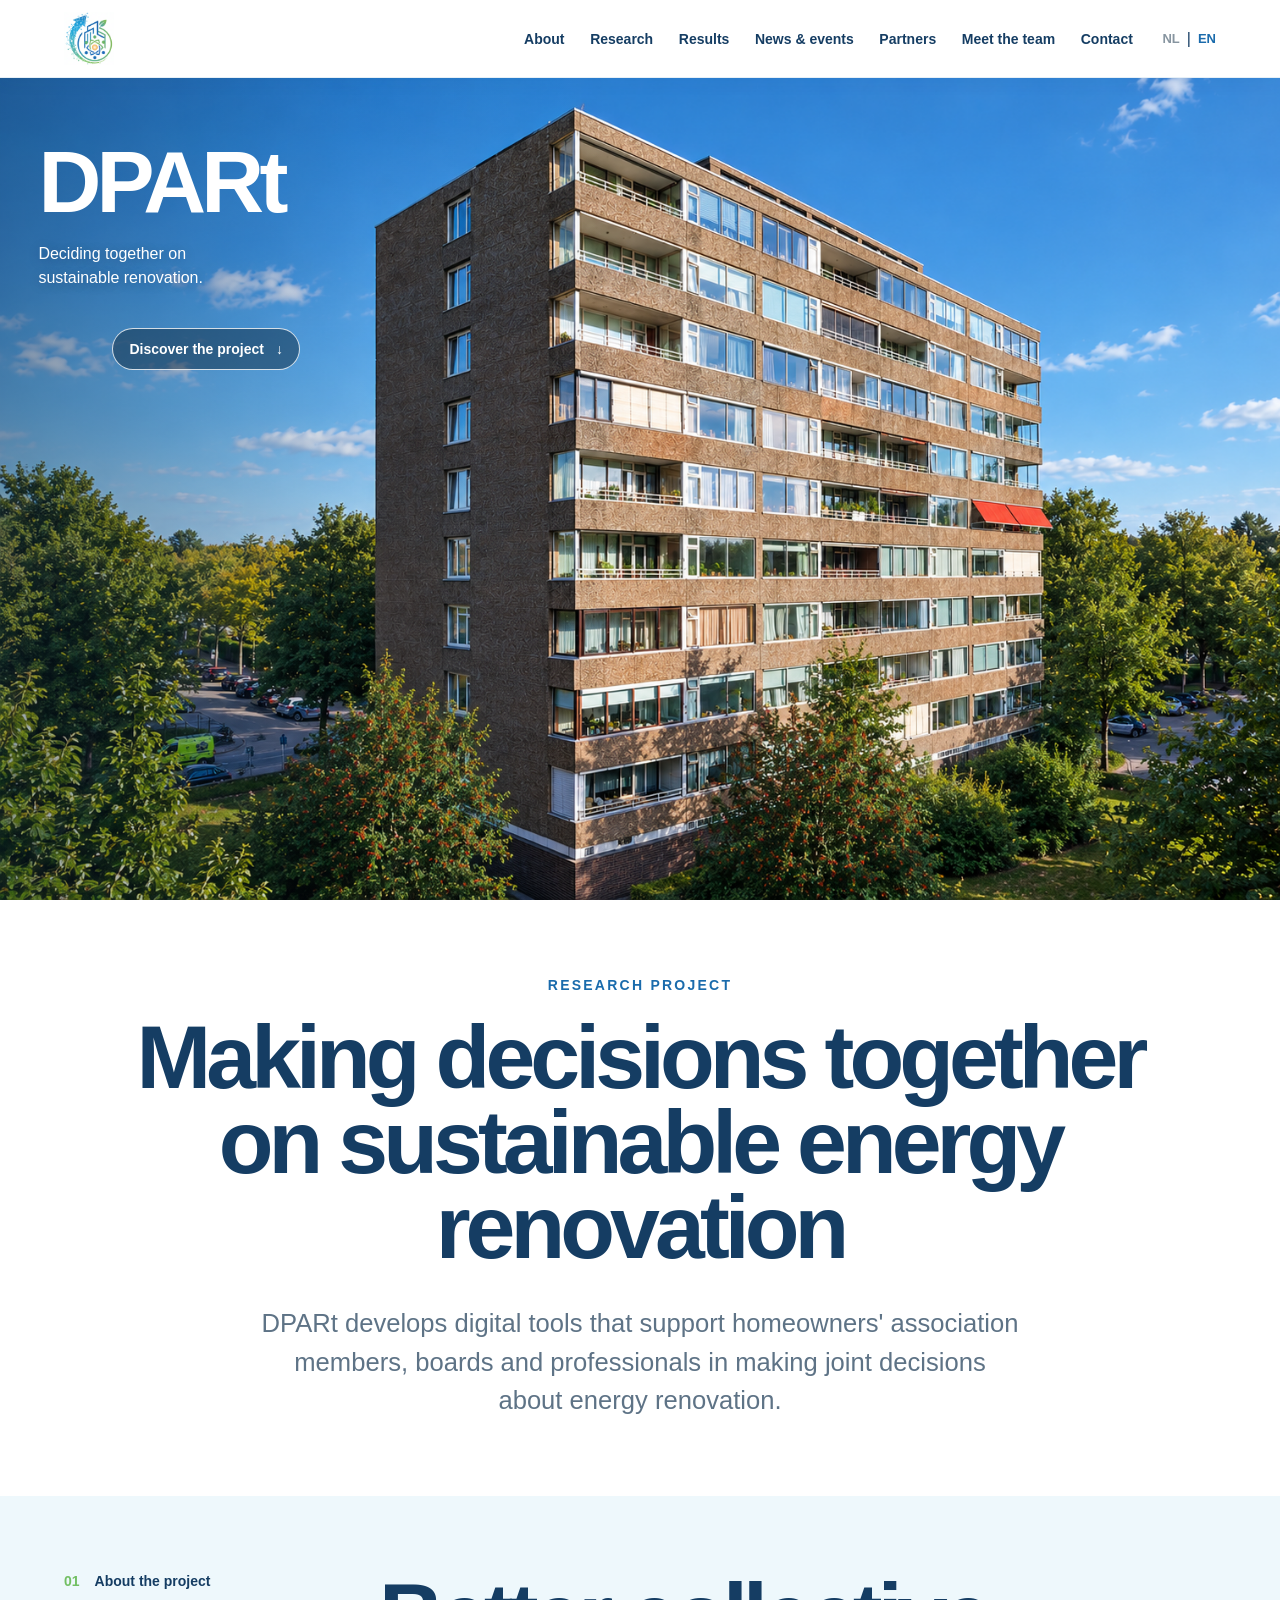
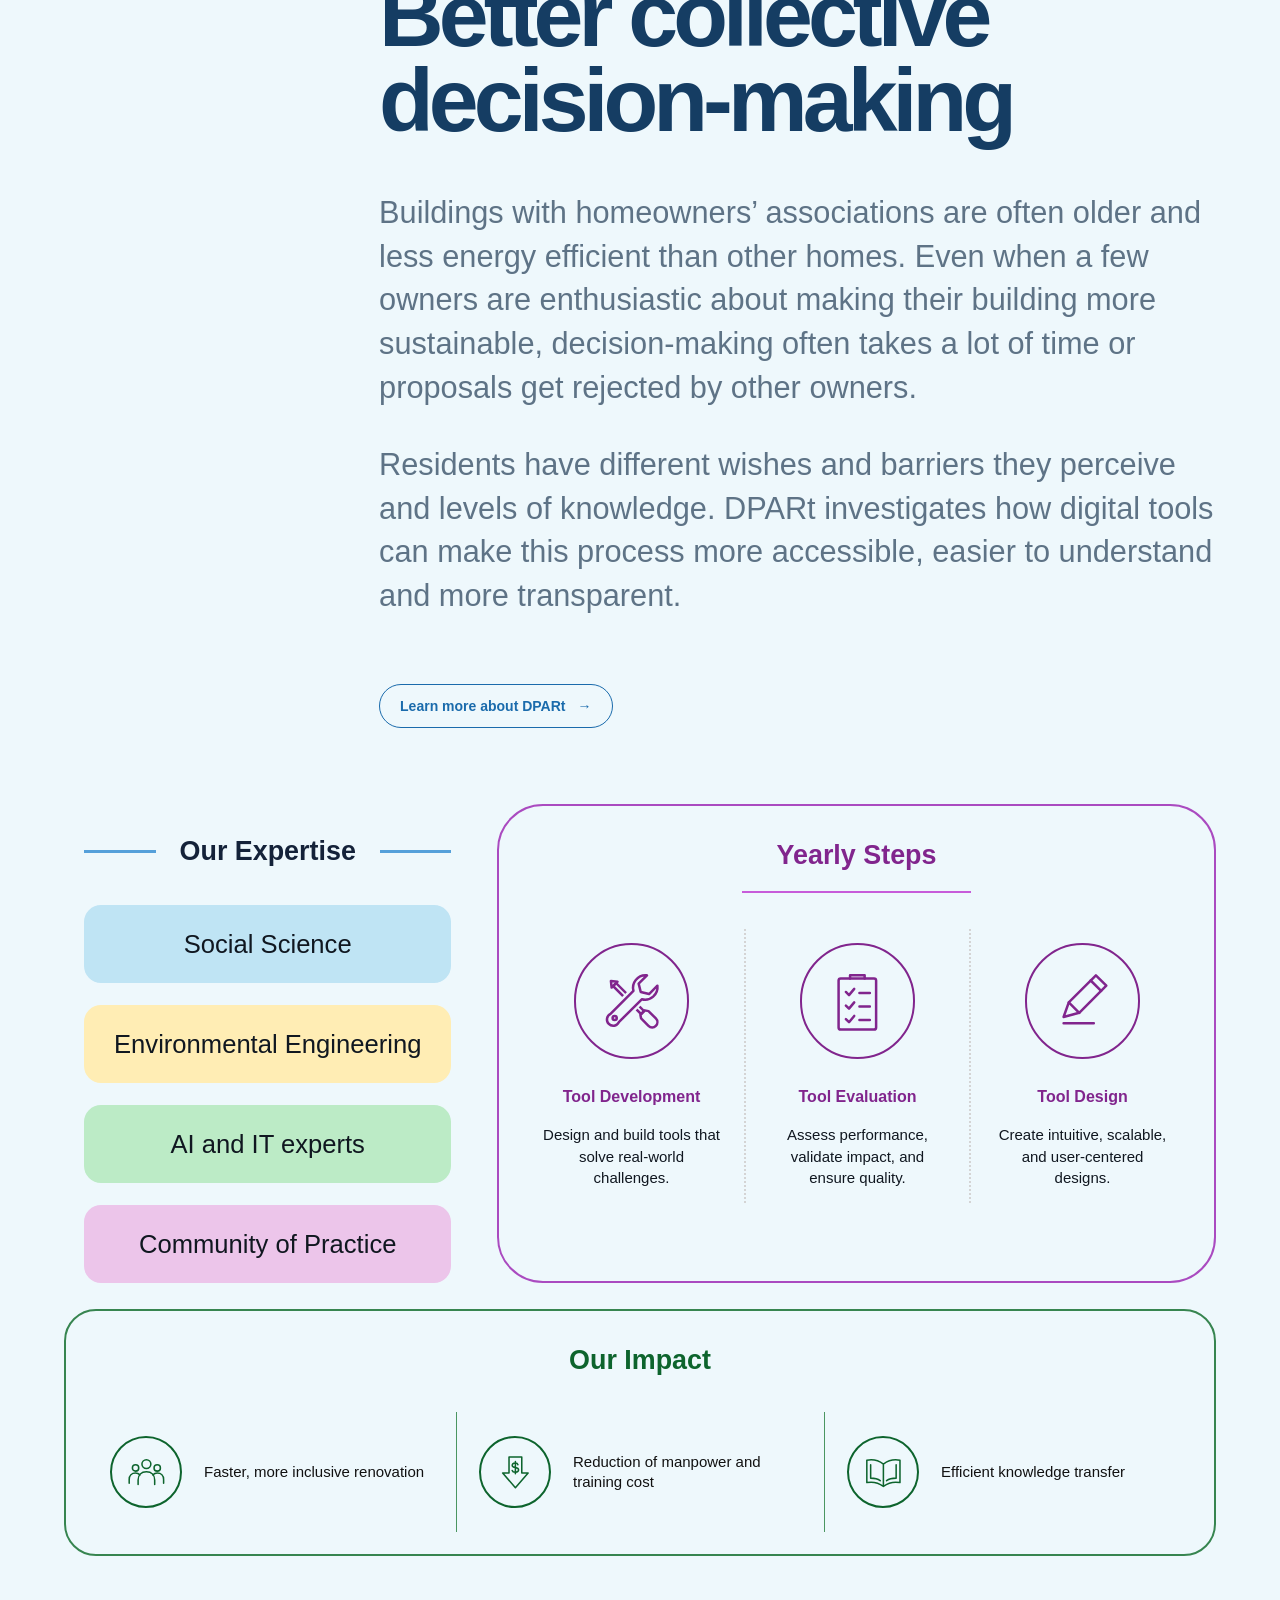
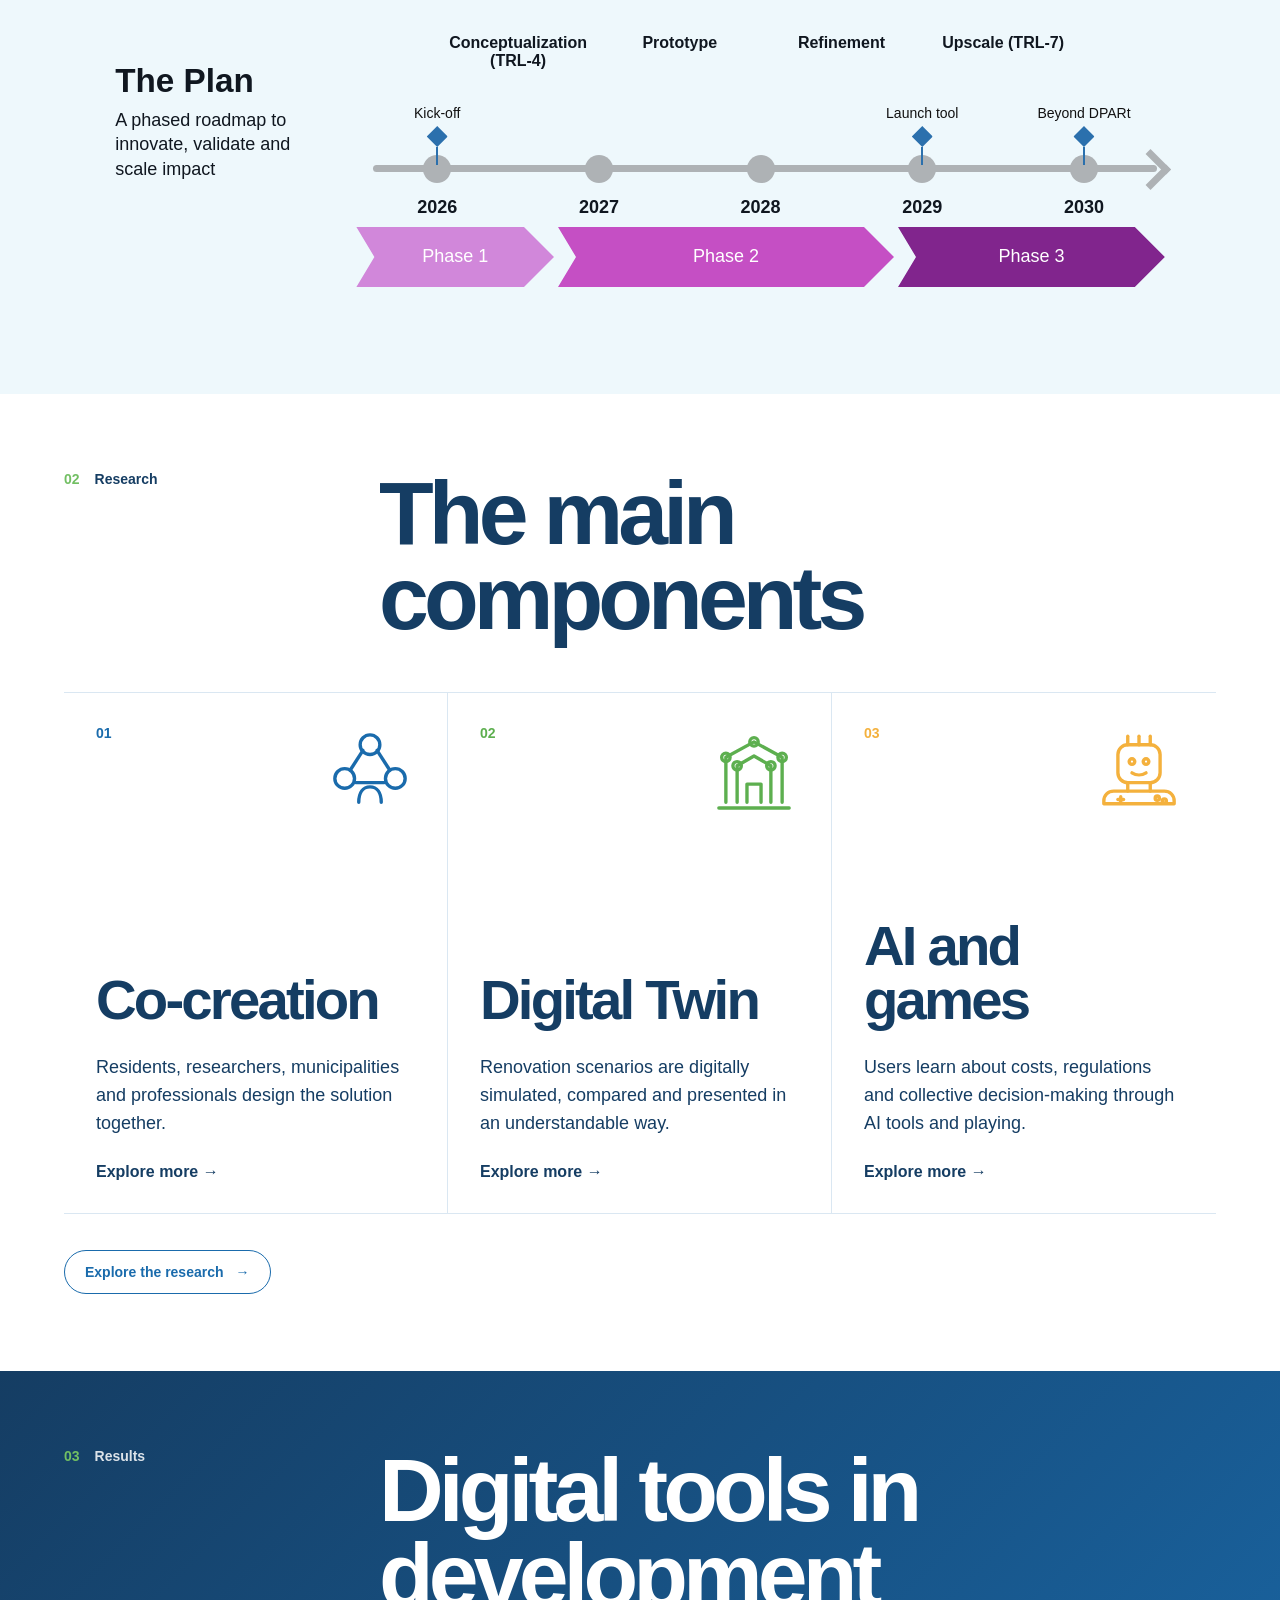
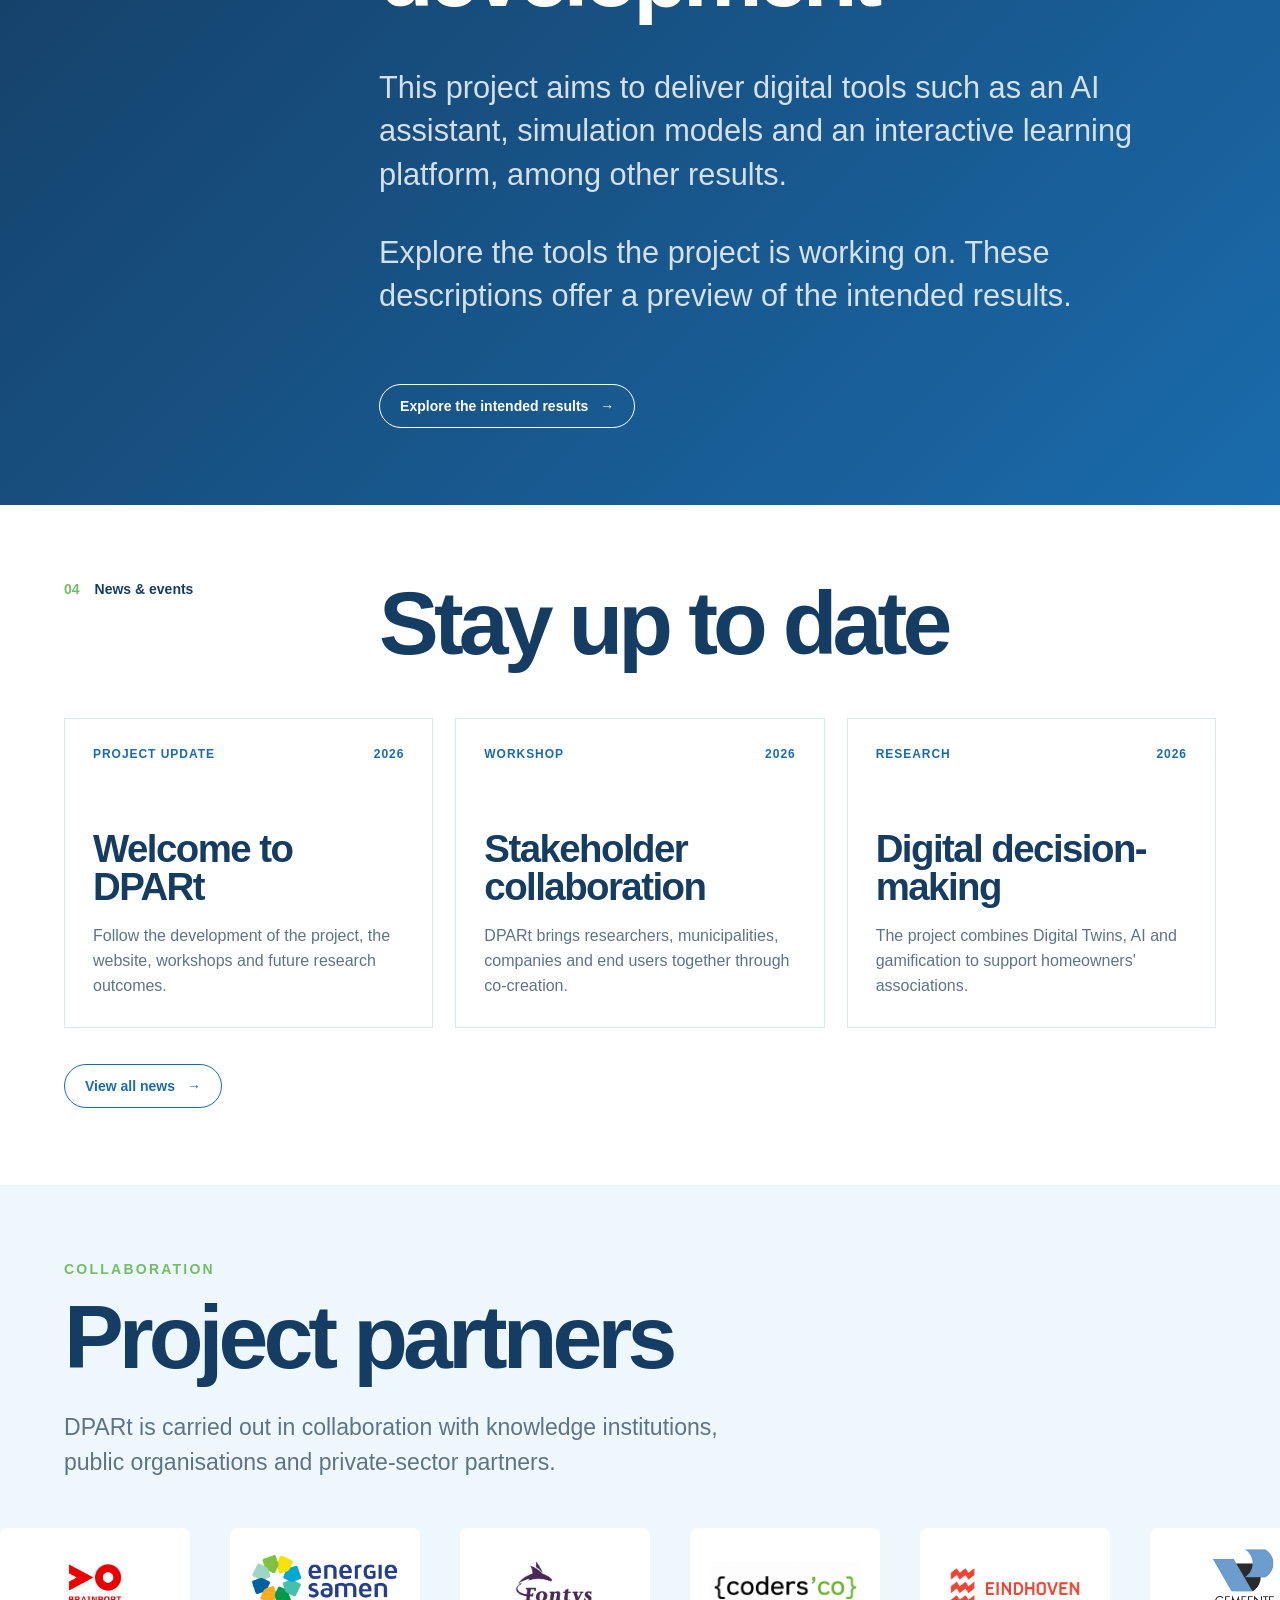
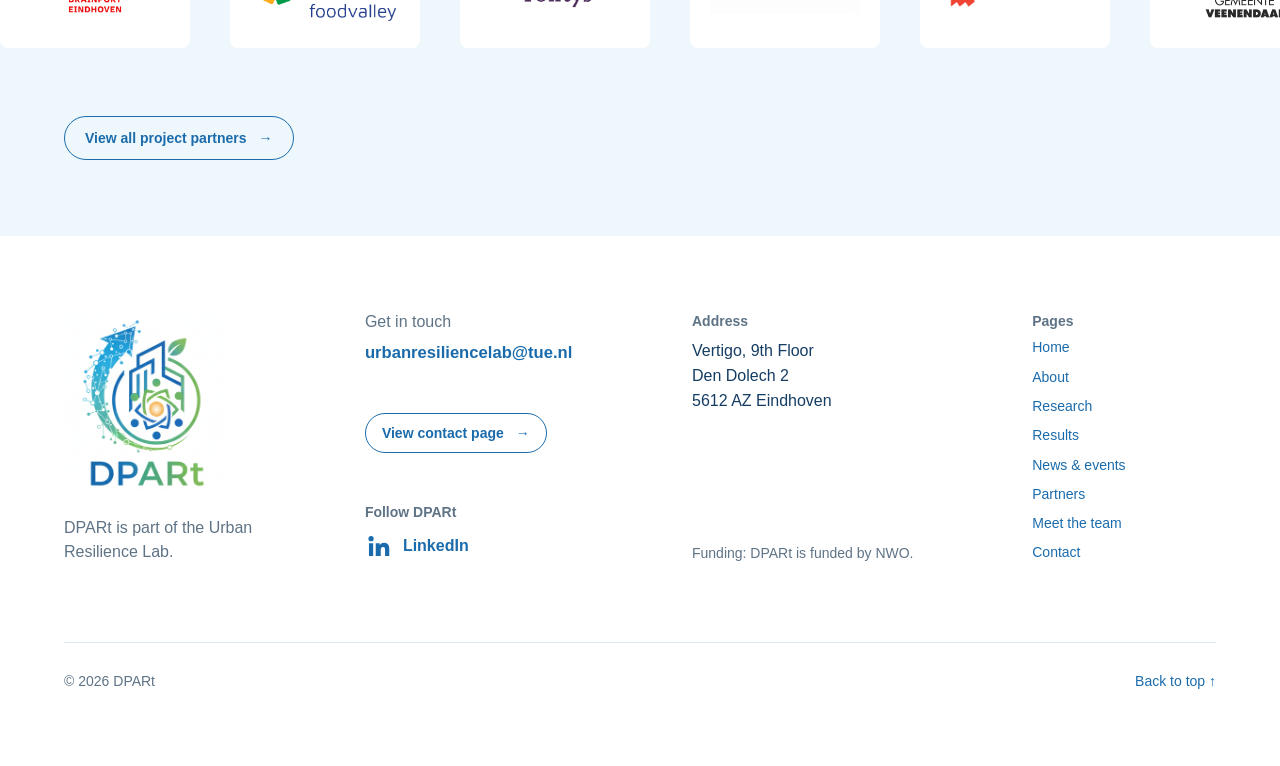
<file: index.html>
﻿<!DOCTYPE html>
<html lang="nl">
<head>
  <meta charset="UTF-8">
  <meta name="viewport" content="width=device-width, initial-scale=1.0">
  <meta name="description" content="DPARt ontwikkelt digitale hulpmiddelen voor gezamenlijke besluitvorming over energierenovatie binnen Verenigingen van Eigenaars.">
  <link rel="icon" type="image/png" href="assets/images/branding/favicon.png">
  <title>DPARt | Samen beslissen over duurzame energierenovatie</title>
  <link rel="stylesheet" href="assets/css/style.css">
  <script src="assets/js/components.js" defer></script>
  <script src="assets/js/translations.js" defer></script>
  <script src="assets/js/main.js" defer></script>
</head>
<body data-page="home">
  <site-header></site-header>

  <main id="main-content">
    <section class="hero-image">
      <img src="assets/images/home/hero.avif" width="1619" height="971" fetchpriority="high" alt="" aria-hidden="true">
      <div class="hero-overlay"></div>
      <div class="hero-copy container">
        <h1>DPARt</h1>
        <p data-i18n="heroTagline">Samen beslissen over duurzame renovatie.</p>
        <a class="hero-scroll" href="#intro">
          <span data-i18n="discoverProject">Ontdek het project</span>
          <span aria-hidden="true">↓</span>
        </a>
      </div>
    </section>

    <section id="intro" class="hero-introduction">
      <div class="container hero-introduction-inner reveal">
        <p class="eyebrow" data-i18n="heroEyebrow">Onderzoeksproject</p>
        <h2 data-i18n="heroTitle">Samen beslissen over duurzame energierenovatie</h2>
        <p data-i18n="heroDescription">DPARt ontwikkelt digitale hulpmiddelen die VvE-leden, besturen en professionals ondersteunen bij gezamenlijke beslissingen over energierenovatie.</p>
      </div>
    </section>

    <section id="about" class="section section-light">
      <div class="container split-layout">
        <div class="section-label reveal"><span>01</span><p data-i18n="aboutLabel">Over het project</p></div>
        <div class="section-content">
          <h2 class="section-title reveal" data-i18n="aboutTitle">Betere gezamenlijke beslissingen</h2>
          <div class="large-text reveal">
            <p data-i18n="aboutParagraph1">Gebouwen met Verenigingen van Eigenaars zijn vaak ouder en minder energiezuinig dan andere woningen. Zelfs wanneer enkele eigenaren enthousiast zijn om hun gebouw te verduurzamen, kost besluitvorming vaak veel tijd of worden voorstellen door andere eigenaren afgewezen.</p>
            <p data-i18n="aboutParagraph2">Bewoners hebben verschillende wensen, ervaren verschillende belemmeringen en verschillen in kennisniveau. DPARt onderzoekt hoe digitale hulpmiddelen dit proces toegankelijker, begrijpelijker en transparanter kunnen maken.</p>
          </div>
          <a class="section-button reveal" href="about.html"><span data-i18n="readMoreAbout">Lees meer over DPARt</span><span>→</span></a>
        </div>
      </div>
    </section>

    <section class="image-section" aria-labelledby="project-map-title">
      <div class="project-map reveal">
        <div class="project-map-top">
          <section class="expertise-panel">
            <h2 class="ornament-title" id="project-map-title" data-i18n="mapExpertiseTitle">Our Expertise</h2>
            <ul class="expertise-list">
              <li class="expertise-item expertise-social" data-i18n="mapSocial">Social Science</li>
              <li class="expertise-item expertise-engineering" data-i18n="mapEngineering">Environmental Engineering</li>
              <li class="expertise-item expertise-ai" data-i18n="mapAi">AI and IT experts</li>
              <li class="expertise-item expertise-community" data-i18n="mapCommunity">Community of Practice</li>
            </ul>
          </section>

          <section class="yearly-panel" aria-labelledby="yearly-title">
            <h2 id="yearly-title" data-i18n="mapYearlyTitle">Yearly Steps</h2>
            <div class="yearly-steps">
              <article class="yearly-step">
                <div class="map-icon" aria-hidden="true">
                  <svg viewBox="0 0 64 64">
                    <g transform="translate(3 3) rotate(-45 32 32)">
                      <path d="M30 5h4v38h-4Z"/>
                      <path d="m32 0 4 5h-8l4-5Z"/>
                      <path d="M29 43h6l2 3v10a5 5 0 0 1-10 0V46l2-3Z"/>
                    </g>
                    <path class="tool-crossing-mask" d="M46 7a12 12 0 0 0-12 15L12 44a6 6 0 1 0 8 8l22-22A12 12 0 0 0 57 17l-8 8-8-2-2-8 8-8h-1Z"/>
                    <path d="M46 7a12 12 0 0 0-12 15L12 44a6 6 0 1 0 8 8l22-22A12 12 0 0 0 57 17l-8 8-8-2-2-8 8-8h-1Z"/>
                    <circle cx="16" cy="48" r="2"/>
                  </svg>
                </div>
                <h3 data-i18n="mapDevelopmentTitle">Tool Development</h3>
                <p data-i18n="mapDevelopmentText">Design and build tools that solve real-world challenges.</p>
              </article>
              <article class="yearly-step">
                <div class="map-icon" aria-hidden="true">
                  <svg viewBox="0 0 64 64"><rect x="14" y="10" width="36" height="49" rx="2"/><path d="M25 10V7h14v3M21 23l3 3 5-6M34 24h10M21 36l3 3 5-6M34 37h10M21 49l3 3 5-6M34 50h10"/></svg>
                </div>
                <h3 data-i18n="mapEvaluationTitle">Tool Evaluation</h3>
                <p data-i18n="mapEvaluationText">Assess performance, validate impact, and ensure quality.</p>
              </article>
              <article class="yearly-step">
                <div class="map-icon" aria-hidden="true">
                  <svg viewBox="0 0 64 64"><path d="m14 47 5-14 26-26 10 10-26 26-15 4Z"/><path d="m40 12 10 10M19 33l10 10M14 53h29"/></svg>
                </div>
                <h3 data-i18n="mapDesignTitle">Tool Design</h3>
                <p data-i18n="mapDesignText">Create intuitive, scalable, and user-centered designs.</p>
              </article>
            </div>
          </section>

          <section class="impact-panel" aria-labelledby="impact-title">
            <h2 id="impact-title" data-i18n="mapImpactTitle">Our Impact</h2>
            <ul class="impact-list">
              <li>
                <div class="impact-icon" aria-hidden="true"><svg viewBox="0 0 64 64"><circle cx="32" cy="19" r="7"/><circle cx="15" cy="25" r="5"/><circle cx="49" cy="25" r="5"/><path d="M19 51v-7c0-8 5-13 13-13s13 5 13 13v7M5 49v-6c0-6 4-10 10-10 3 0 5 1 7 3M59 49v-6c0-6-4-10-10-10-3 0-5 1-7 3"/></svg></div>
                <span data-i18n="mapImpactInclusive">Faster, more inclusive renovation</span>
              </li>
              <li>
                <div class="impact-icon" aria-hidden="true"><svg viewBox="0 0 64 64"><path d="M22 8h20v25h10L32 56 12 33h10V8Z"/><path d="M36 20c-1-4-9-4-9 1 0 5 10 2 10 7 0 5-9 5-10 1M32 15v19"/></svg></div>
                <span data-i18n="mapImpactCost">Reduction of manpower and training cost</span>
              </li>
              <li>
                <div class="impact-icon" aria-hidden="true"><svg viewBox="0 0 64 64"><path d="M6 13c10-2 18 0 26 6v35c-8-6-16-8-26-6V13ZM58 13c-10-2-18 0-26 6v35c8-6 16-8 26-6V13Z"/><path d="M12 20v21c6 0 11 1 15 4M52 20v21c-6 0-11 1-15 4"/></svg></div>
                <span data-i18n="mapImpactKnowledge">Efficient knowledge transfer</span>
              </li>
            </ul>
          </section>
        </div>

        <section class="plan-panel" aria-labelledby="plan-title" tabindex="0">
          <div class="plan-intro">
            <h2 id="plan-title" data-i18n="mapPlanTitle">The Plan</h2>
            <p data-i18n="mapPlanText">A phased roadmap to innovate, validate and scale impact</p>
          </div>
          <div class="roadmap">
            <ol class="roadmap-stages">
              <li><strong data-i18n="mapConcept">Conceptualization<br>(TRL-4)</strong><span class="milestone-label" data-i18n="mapKickoff">Kick-off</span><span class="roadmap-diamond"></span><span class="roadmap-dot"></span><b>2026</b></li>
              <li><strong data-i18n="mapPrototype">Prototype</strong><span class="roadmap-dot"></span><b>2027</b></li>
              <li><strong data-i18n="mapRefinement">Refinement</strong><span class="roadmap-dot"></span><b>2028</b></li>
              <li><strong data-i18n="mapUpscale">Upscale (TRL-7)</strong><span class="milestone-label" data-i18n="mapLaunch">Launch tool</span><span class="roadmap-diamond"></span><span class="roadmap-dot"></span><b>2029</b></li>
              <li><strong><span class="visually-hidden" data-i18n="mapBeyond">Beyond DPARt</span></strong><span class="milestone-label" data-i18n="mapBeyond">Beyond DPARt</span><span class="roadmap-diamond"></span><span class="roadmap-dot"></span><b>2030</b></li>
            </ol>
            <div class="roadmap-phases" aria-label="Project phases">
              <div data-i18n="mapPhase1">Phase 1</div><div data-i18n="mapPhase2">Phase 2</div><div data-i18n="mapPhase3">Phase 3</div>
            </div>
          </div>
        </section>
      </div>
    </section>

    <section id="themes" class="section themes-section">
      <div class="container">
        <div class="section-heading-row reveal">
          <div class="section-label"><span>02</span><p data-i18n="themesLabel">Thema's</p></div>
          <h2 class="section-title" data-i18n="themesTitle">De belangrijkste onderdelen</h2>
        </div>

        <div class="card-grid">
          <a href="research.html#co-creation" class="theme-card theme-card-blue reveal">
            <div class="theme-card-top"><span class="card-number">01</span>
              <div class="theme-icon" aria-hidden="true">
                <svg viewBox="0 0 64 64"><circle cx="32" cy="14" r="7"/><circle cx="14" cy="38" r="7"/><circle cx="50" cy="38" r="7"/><path d="M27 18L18 32"/><path d="M37 18L46 32"/><path d="M22 41H42"/><path d="M24 55C24 48 27 44 32 44C37 44 40 48 40 55"/></svg>
              </div>
            </div>
            <div class="theme-card-content">
              <h3 data-i18n="coCreationTitle">Co-creatie</h3>
              <p data-i18n="coCreationText">Bewoners, onderzoekers, gemeenten en professionals ontwerpen de oplossing gezamenlijk.</p>
              <span class="card-link" data-i18n="exploreTheme">Ontdek meer →</span>
            </div>
          </a>

          <a href="research.html#digital-twin" class="theme-card theme-card-green reveal">
            <div class="theme-card-top"><span class="card-number">02</span>
              <div class="theme-icon" aria-hidden="true">
                <svg viewBox="0 0 64 64"><path d="M12 55V23L32 12L52 23V55"/><path d="M20 55V29L32 22L44 29V55"/><path d="M27 55V42H37V55"/><circle cx="12" cy="23" r="3"/><circle cx="32" cy="12" r="3"/><circle cx="52" cy="23" r="3"/><circle cx="20" cy="29" r="3"/><circle cx="44" cy="29" r="3"/><path d="M7 59H57"/></svg>
              </div>
            </div>
            <div class="theme-card-content">
              <h3 data-i18n="digitalTwinTitle">Digital Twin</h3>
              <p data-i18n="digitalTwinText">Renovatiescenario's worden digitaal nagebootst, vergeleken en inzichtelijk gemaakt.</p>
              <span class="card-link" data-i18n="exploreTheme">Ontdek meer →</span>
            </div>
          </a>

          <a href="research.html#ai-games" class="theme-card theme-card-orange reveal">
            <div class="theme-card-top"><span class="card-number">03</span>
              <div class="theme-icon" aria-hidden="true">
                <svg viewBox="0 0 64 64"><rect x="17" y="14" width="30" height="27" rx="7"/><path d="M24 14V8"/><path d="M32 14V8"/><path d="M40 14V8"/><path d="M24 41V47"/><path d="M40 41V47"/><circle cx="27" cy="26" r="2"/><circle cx="37" cy="26" r="2"/><path d="M27 34C30 36 34 36 37 34"/><path d="M14 47H50C54 47 57 50 57 54V56H7V54C7 50 10 47 14 47Z"/><path d="M19 51V55"/><path d="M17 53H21"/><circle cx="45" cy="52" r="1.5"/><circle cx="50" cy="54" r="1.5"/></svg>
              </div>
            </div>
            <div class="theme-card-content">
              <h3 data-i18n="aiGamesTitle">AI en games</h3>
              <p data-i18n="aiGamesText">Gebruikers leren via AI-tools en spelvormen over kosten, regelgeving en collectieve besluitvorming.</p>
              <span class="card-link" data-i18n="exploreTheme">Ontdek meer →</span>
            </div>
          </a>
        </div>

        <a class="section-button section-button-center reveal" href="research.html"><span data-i18n="viewResearch">Bekijk het onderzoek</span><span>→</span></a>
      </div>
    </section>

    <section id="results" class="section results-section">
      <div class="container split-layout">
        <div class="section-label reveal"><span>03</span><p data-i18n="resultsLabel">Resultaten</p></div>
        <div class="section-content">
          <h2 class="section-title reveal" data-i18n="resultsTitle">Digitale hulpmiddelen in ontwikkeling</h2>
          <div class="large-text reveal">
            <p data-i18n="resultsParagraph1">Dit project heeft als doel digitale hulpmiddelen op te leveren, waaronder een AI-assistent, simulatiemodellen en een interactief leerplatform.</p>
            <p data-i18n="resultsParagraph2">Hier lees je aan welke hulpmiddelen het project werkt. De beschrijvingen geven een vooruitblik op de beoogde resultaten.</p>
          </div>
          <a class="section-button section-button-light reveal" href="results.html"><span data-i18n="viewResults">Bekijk de beoogde resultaten</span><span>→</span></a>
        </div>
      </div>
    </section>

    <section id="news" class="section news-section">
      <div class="container">
        <div class="section-heading-row reveal">
          <div class="section-label"><span>04</span><p data-i18n="newsLabel">Nieuws & events</p></div>
          <h2 class="section-title" data-i18n="newsTitle">Blijf op de hoogte</h2>
        </div>
        <div class="news-grid">
          <article class="news-card reveal"><div class="news-card-meta"><span data-i18n="newsTypeProject">Projectupdate</span><span>2026</span></div><h3 data-i18n="newsCard1Title">Welkom bij DPARt</h3><p data-i18n="newsCard1Text">Volg de ontwikkeling van het project, de website, workshops en toekomstige onderzoeksresultaten.</p></article>
          <article class="news-card reveal"><div class="news-card-meta"><span data-i18n="newsTypeWorkshop">Workshop</span><span>2026</span></div><h3 data-i18n="newsCard2Title">Samenwerking met stakeholders</h3><p data-i18n="newsCard2Text">DPARt brengt onderzoekers, gemeenten, bedrijven en eindgebruikers samen in co-creatie.</p></article>
          <article class="news-card reveal"><div class="news-card-meta"><span data-i18n="newsTypeResearch">Onderzoek</span><span>2026</span></div><h3 data-i18n="newsCard3Title">Digitale besluitvorming</h3><p data-i18n="newsCard3Text">Het project combineert Digital Twins, AI en gamification voor ondersteuning van VvE's.</p></article>
        </div>
        <a class="section-button section-button-center reveal" href="news.html"><span data-i18n="viewNews">Bekijk al het nieuws</span><span>→</span></a>
      </div>
    </section>

    <section id="partners" class="partners-section">
      <div class="container partners-heading">
        <p class="partners-eyebrow" data-i18n="partnersEyebrow">Samenwerking</p>
        <h2 data-i18n="partnersTitle">Projectpartners</h2>
        <p class="partners-introduction" data-i18n="partnersIntroduction">DPARt wordt uitgevoerd in samenwerking met kennisinstellingen, publieke organisaties en marktpartijen.</p>
      </div>
      <div class="logo-slider" tabindex="0" role="region" data-i18n-aria-label="partnersTitle" aria-label="Projectpartners">
        <div class="logo-slider__track">
          <div class="logo-slider__group">
            <div class="partner-logo"><img loading="lazy" src="assets/images/partners/be-logo.png" alt="BE"></div>
            <div class="partner-logo"><img loading="lazy" src="assets/images/partners/esf-logo.png" alt="ESF"></div>
            <div class="partner-logo"><img loading="lazy" src="assets/images/partners/fontys-logo.png" alt="Fontys"></div>
            <div class="partner-logo"><img loading="lazy" src="assets/images/partners/codersco.png" alt="Coders'Co"></div>
            <div class="partner-logo"><img loading="lazy" src="assets/images/partners/ge-logo.png" alt="GE"></div>
            <div class="partner-logo"><img loading="lazy" src="assets/images/partners/gemeente-veenendaal-logo.webp" alt="Gemeente Veenendaal"></div>
            <div class="partner-logo"><img loading="lazy" src="assets/images/partners/gfh-logo.png" alt="GFH"></div>
            <div class="partner-logo"><img loading="lazy" src="assets/images/partners/hu-logo.png" alt="Hogeschool Utrecht"></div>
            <div class="partner-logo"><img loading="lazy" src="assets/images/partners/mre-logo.png" alt="MRE"></div>
            <div class="partner-logo"><img loading="lazy" src="assets/images/partners/shinto-labs-logo.png" alt="Shinto Labs"></div>
            <div class="partner-logo"><img loading="lazy" src="assets/images/partners/tue-logo.png" alt="TU/e"></div>
            <div class="partner-logo"><img loading="lazy" src="assets/images/partners/tygron-platform-logo.png" alt="Tygron Platform"></div>
            <div class="partner-logo"><img loading="lazy" src="assets/images/partners/rom-logo.png" alt="ROM"></div>
            <div class="partner-logo"><img loading="lazy" src="assets/images/partners/mw-logo.png" alt=""></div>
            <div class="partner-logo"><img loading="lazy" src="assets/images/partners/ve-om.webp" alt=""></div>
            <div class="partner-logo"><img loading="lazy" src="assets/images/partners/vve-belang-logo.png" alt="VvE Belang"></div>
          </div>
          <div class="logo-slider__group" aria-hidden="true">
            <div class="partner-logo"><img loading="lazy" src="assets/images/partners/be-logo.png" alt=""></div>
            <div class="partner-logo"><img loading="lazy" src="assets/images/partners/esf-logo.png" alt=""></div>
            <div class="partner-logo"><img loading="lazy" src="assets/images/partners/fontys-logo.png" alt=""></div>
            <div class="partner-logo"><img loading="lazy" src="assets/images/partners/codersco.png" alt=""></div>
            <div class="partner-logo"><img loading="lazy" src="assets/images/partners/ge-logo.png" alt=""></div>
            <div class="partner-logo"><img loading="lazy" src="assets/images/partners/gemeente-veenendaal-logo.webp" alt=""></div>
            <div class="partner-logo"><img loading="lazy" src="assets/images/partners/gfh-logo.png" alt=""></div>
            <div class="partner-logo"><img loading="lazy" src="assets/images/partners/hu-logo.png" alt=""></div>
            <div class="partner-logo"><img loading="lazy" src="assets/images/partners/mre-logo.png" alt=""></div>
            <div class="partner-logo"><img loading="lazy" src="assets/images/partners/shinto-labs-logo.png" alt=""></div>
            <div class="partner-logo"><img loading="lazy" src="assets/images/partners/tue-logo.png" alt=""></div>
            <div class="partner-logo"><img loading="lazy" src="assets/images/partners/tygron-platform-logo.png" alt=""></div>
            <div class="partner-logo"><img loading="lazy" src="assets/images/partners/rom-logo.png" alt=""></div>
            <div class="partner-logo"><img loading="lazy" src="assets/images/partners/mw-logo.png" alt=""></div>
            <div class="partner-logo"><img loading="lazy" src="assets/images/partners/ve-om.webp" alt=""></div>
            <div class="partner-logo"><img loading="lazy" src="assets/images/partners/vve-belang-logo.png" alt=""></div>
          </div>
        </div>
      </div>

      <div class="container partners-more">
        <a class="section-button section-button-center" href="partners.html">
          <span data-i18n="viewPartners">Bekijk alle projectpartners</span>
          <span aria-hidden="true">→</span>
        </a>
      </div>
    </section>
  </main>

  <site-footer></site-footer>
</body>
</html>
</file>
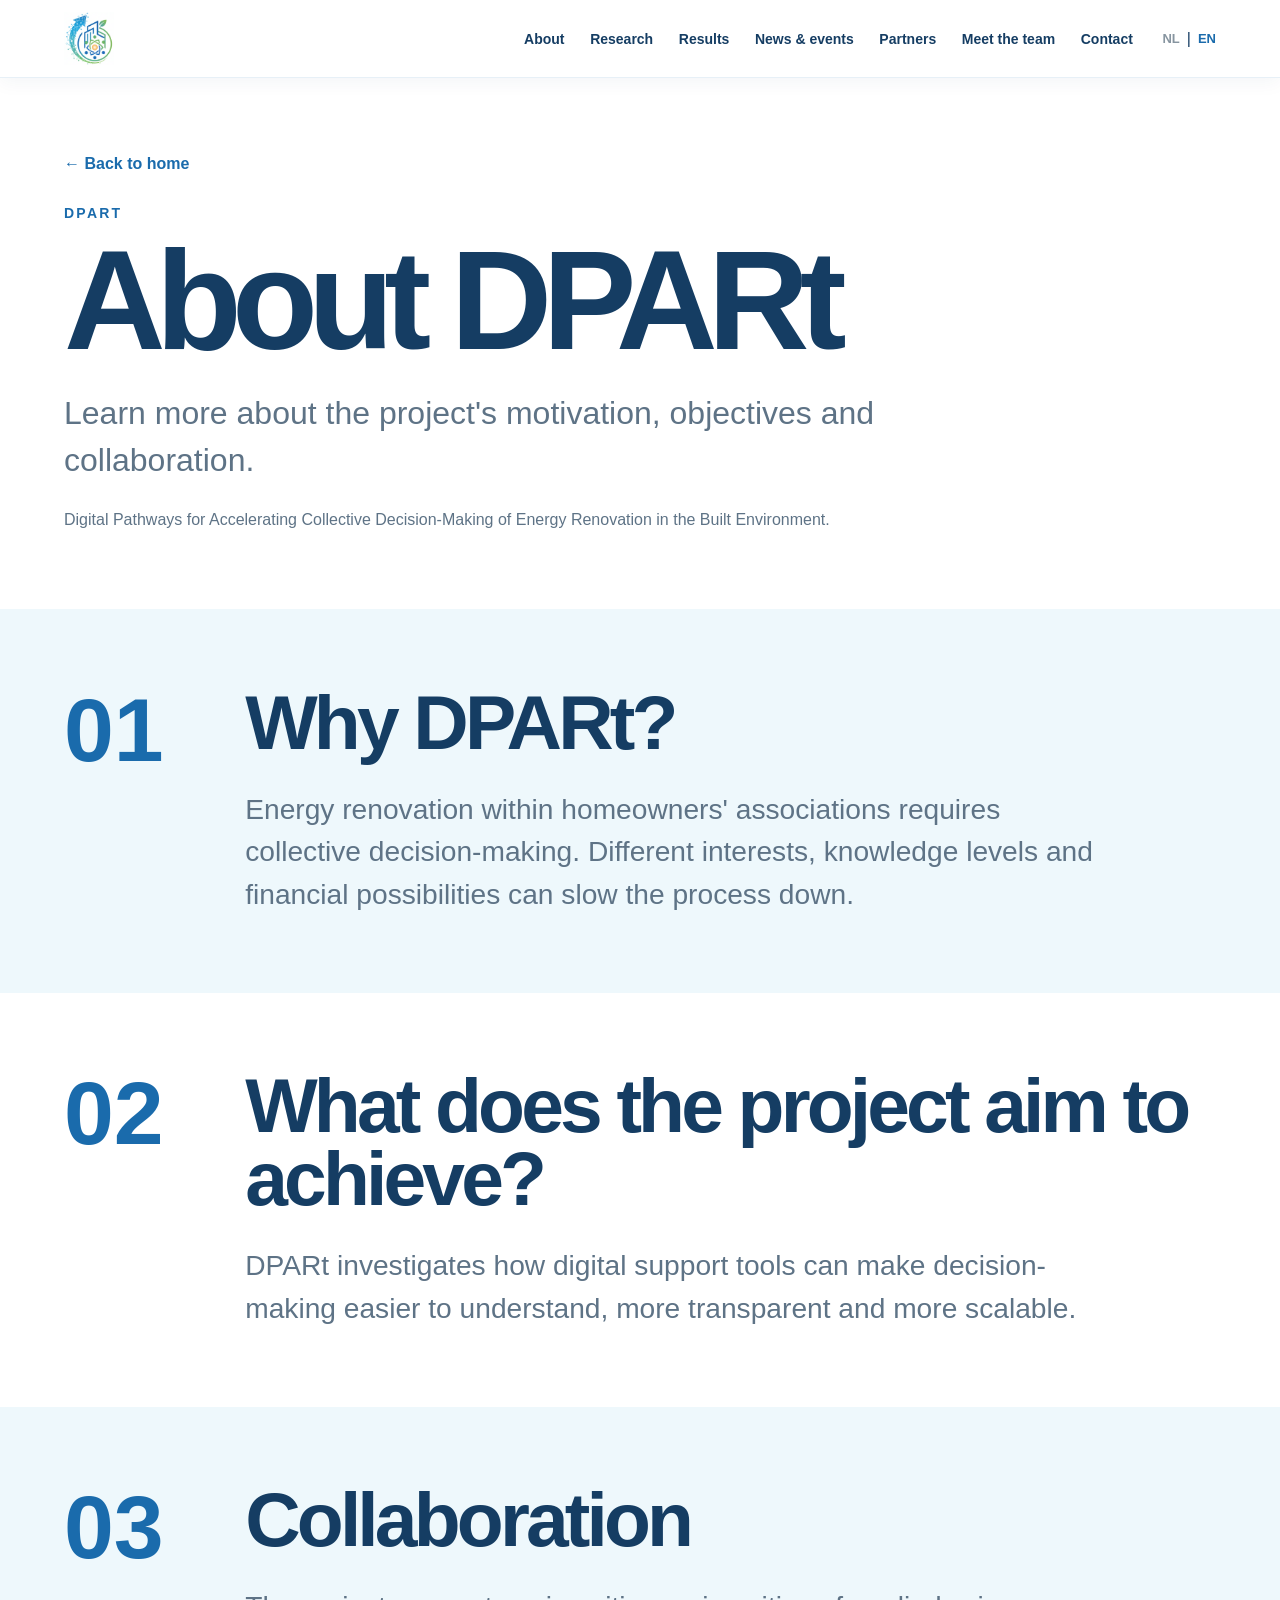
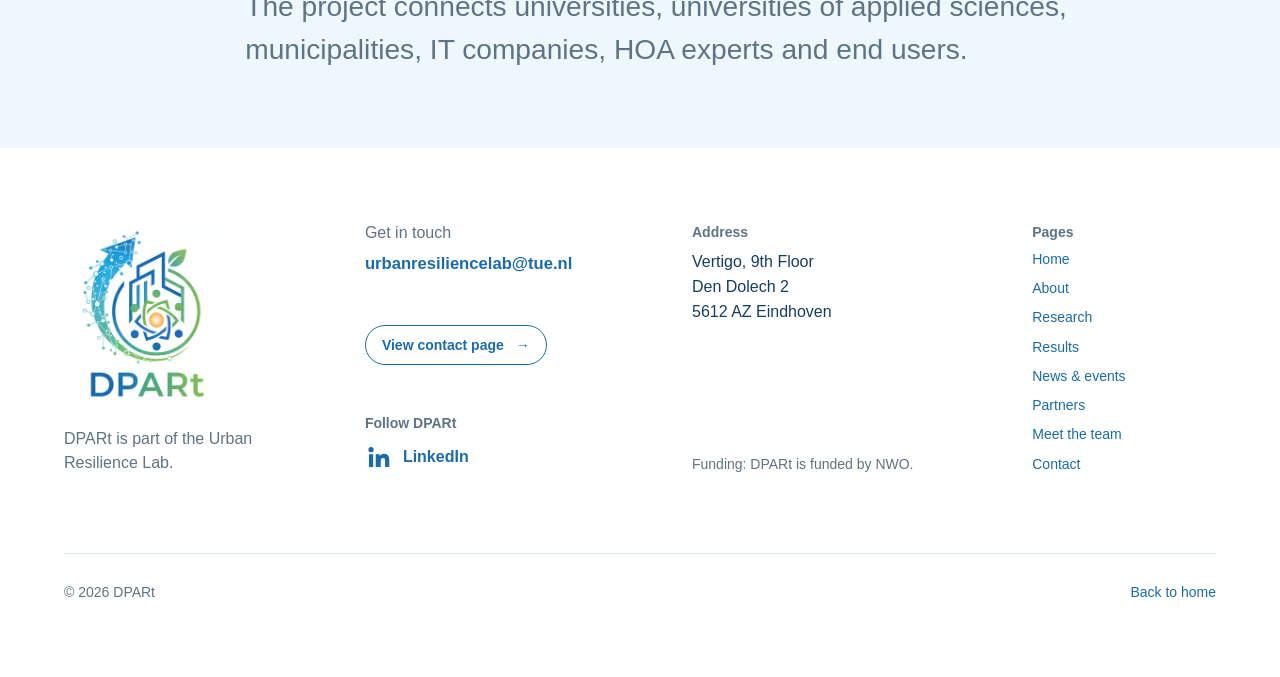
<file: about.html>
﻿<!DOCTYPE html>
<html lang="nl">
<head>
  <meta charset="UTF-8">
  <meta name="viewport" content="width=device-width, initial-scale=1.0">
  <meta name="description" content="Lees waarom DPARt digitale hulpmiddelen ontwikkelt voor transparante en gezamenlijke besluitvorming over energierenovatie.">
  <link rel="icon" type="image/png" href="assets/images/branding/favicon.png">
  <title>Over DPARt | Duurzame energierenovatie</title>
  <link rel="stylesheet" href="assets/css/style.css">
  <script src="assets/js/components.js" defer></script>
  <script src="assets/js/translations.js" defer></script>
  <script src="assets/js/main.js" defer></script>
</head>
<body data-page="about">
  <site-header></site-header>

  <main id="main-content" class="subpage-main">
  <section class="subpage-hero">
    <div class="container">
      <a class="back-link" href="index.html">← <span data-i18n="backHome">Terug naar home</span></a>
      <p class="eyebrow">DPARt</p>
      <h1 data-i18n="aboutPageTitle">Over DPARt</h1>
      <p class="subpage-lead" data-i18n="aboutPageIntro">Meer over de aanleiding, doelstellingen en samenwerking binnen het project.</p>
      <p class="project-full-name" data-i18n="heroFullTitle">Digital Pathways for Accelerating Collective Decision-Making of Energy Renovation in the Built Environment.</p>
    </div>
  </section>
  <section class="detail-section section-light"><div class="container detail-grid"><div class="detail-number">01</div><div><h2 data-i18n="aboutDetailTitle1">Waarom DPARt?</h2><p data-i18n="aboutDetailText1">Energierenovatie binnen VvE's vraagt om gezamenlijke besluitvorming. Verschillende belangen, kennisniveaus en financiële mogelijkheden kunnen het proces vertragen.</p></div></div></section>
<section class="detail-section section-white"><div class="container detail-grid"><div class="detail-number">02</div><div><h2 data-i18n="aboutDetailTitle2">Wat wil het project bereiken?</h2><p data-i18n="aboutDetailText2">DPARt onderzoekt hoe digitale ondersteuningsmiddelen besluitvorming begrijpelijker, transparanter en beter schaalbaar kunnen maken.</p></div></div></section>
<section class="detail-section section-light"><div class="container detail-grid"><div class="detail-number">03</div><div><h2 data-i18n="aboutDetailTitle3">Samenwerking</h2><p data-i18n="aboutDetailText3">Het project verbindt universiteiten, hogescholen, gemeenten, IT-bedrijven, VvE-experts en eindgebruikers.</p></div></div></section>
</main>

  <site-footer></site-footer>
</body>
</html>
</file>
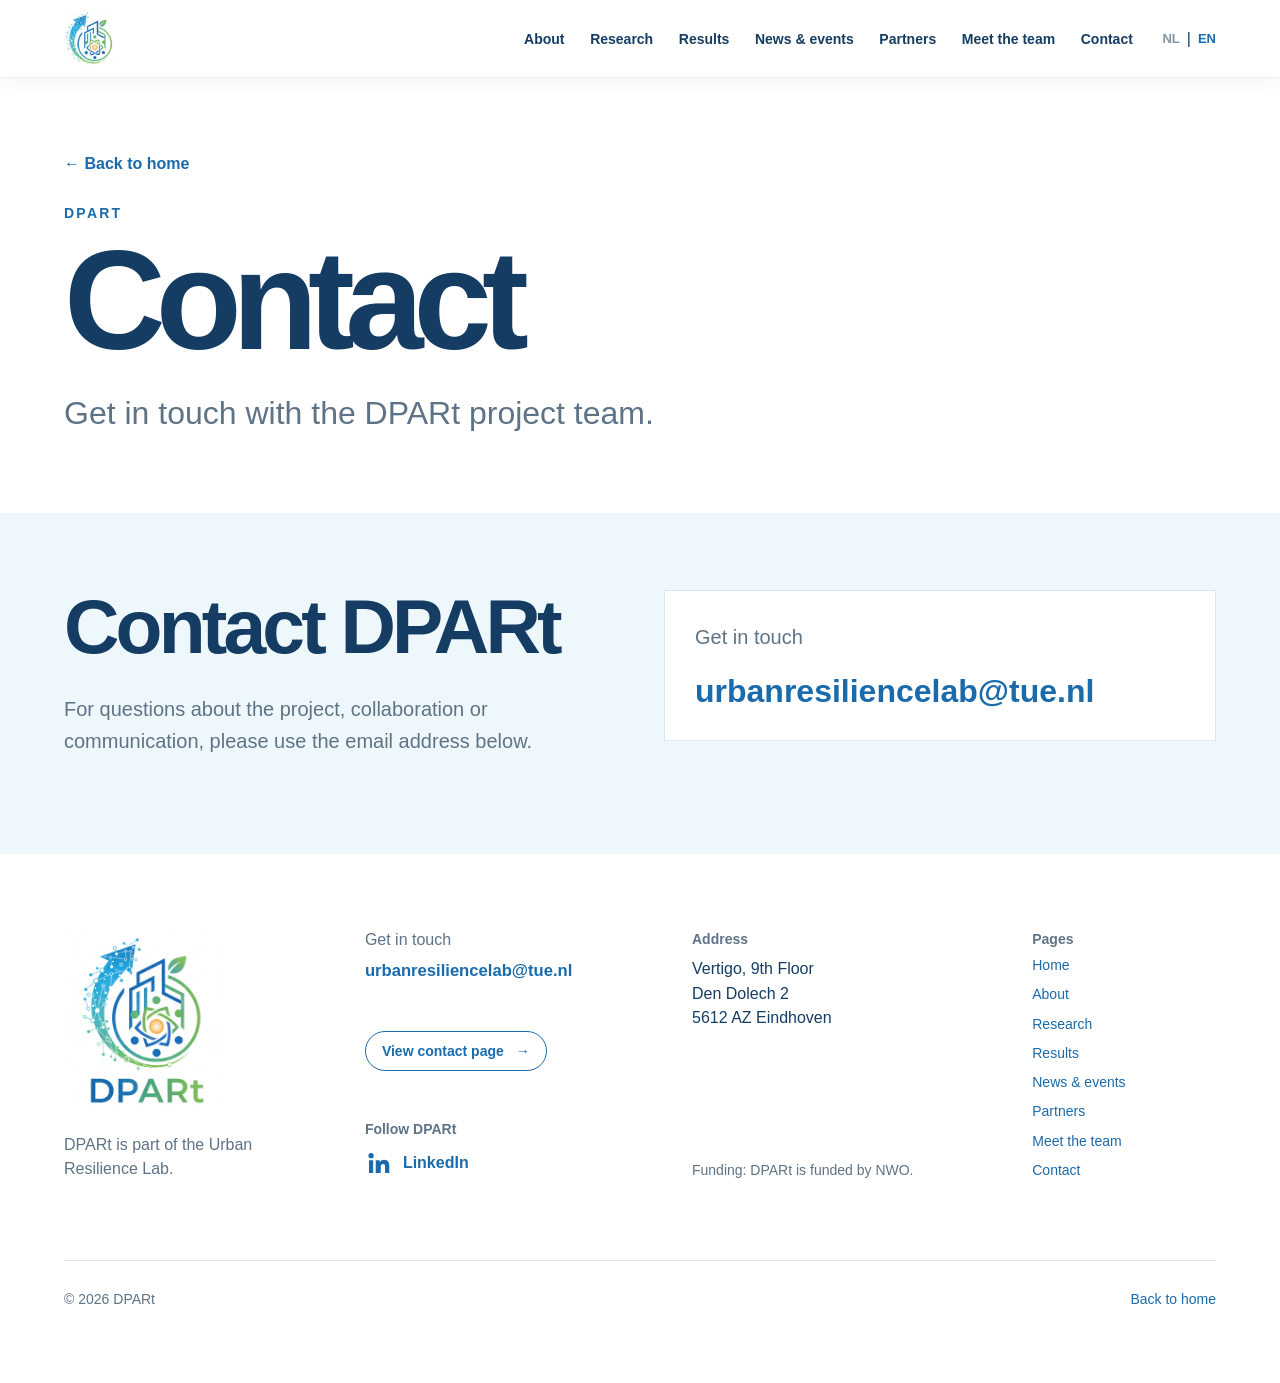
<file: contact.html>
﻿<!DOCTYPE html>
<html lang="nl">
<head>
  <meta charset="UTF-8">
  <meta name="viewport" content="width=device-width, initial-scale=1.0">
  <meta name="description" content="Neem contact op met het DPARt-projectteam voor vragen over onderzoek, samenwerking en communicatie.">
  <link rel="icon" type="image/png" href="assets/images/branding/favicon.png">
  <title>Contact | DPARt</title>
  <link rel="stylesheet" href="assets/css/style.css">
  <script src="assets/js/components.js" defer></script>
  <script src="assets/js/translations.js" defer></script>
  <script src="assets/js/main.js" defer></script>
</head>
<body data-page="contact">
  <site-header></site-header>

  <main id="main-content" class="subpage-main">
  <section class="subpage-hero">
    <div class="container">
      <a class="back-link" href="index.html">← <span data-i18n="backHome">Terug naar home</span></a>
      <p class="eyebrow">DPARt</p>
      <h1 data-i18n="contactPageTitle">Contact</h1>
      <p class="subpage-lead" data-i18n="contactPageIntro">Neem contact op met het DPARt-projectteam.</p>
    </div>
  </section>
  <section class="detail-section section-light"><div class="container contact-grid"><div><h2 data-i18n="contactPageHeading">Neem contact op met DPARt</h2><p data-i18n="contactPageText">Voor vragen over het project, samenwerking of communicatie kun je contact opnemen via het onderstaande e-mailadres.</p></div><div class="contact-card"><p data-i18n="contactTitle">Neem contact op</p><site-email></site-email></div></div></section>
</main>

  <site-footer></site-footer>
</body>
</html>
</file>
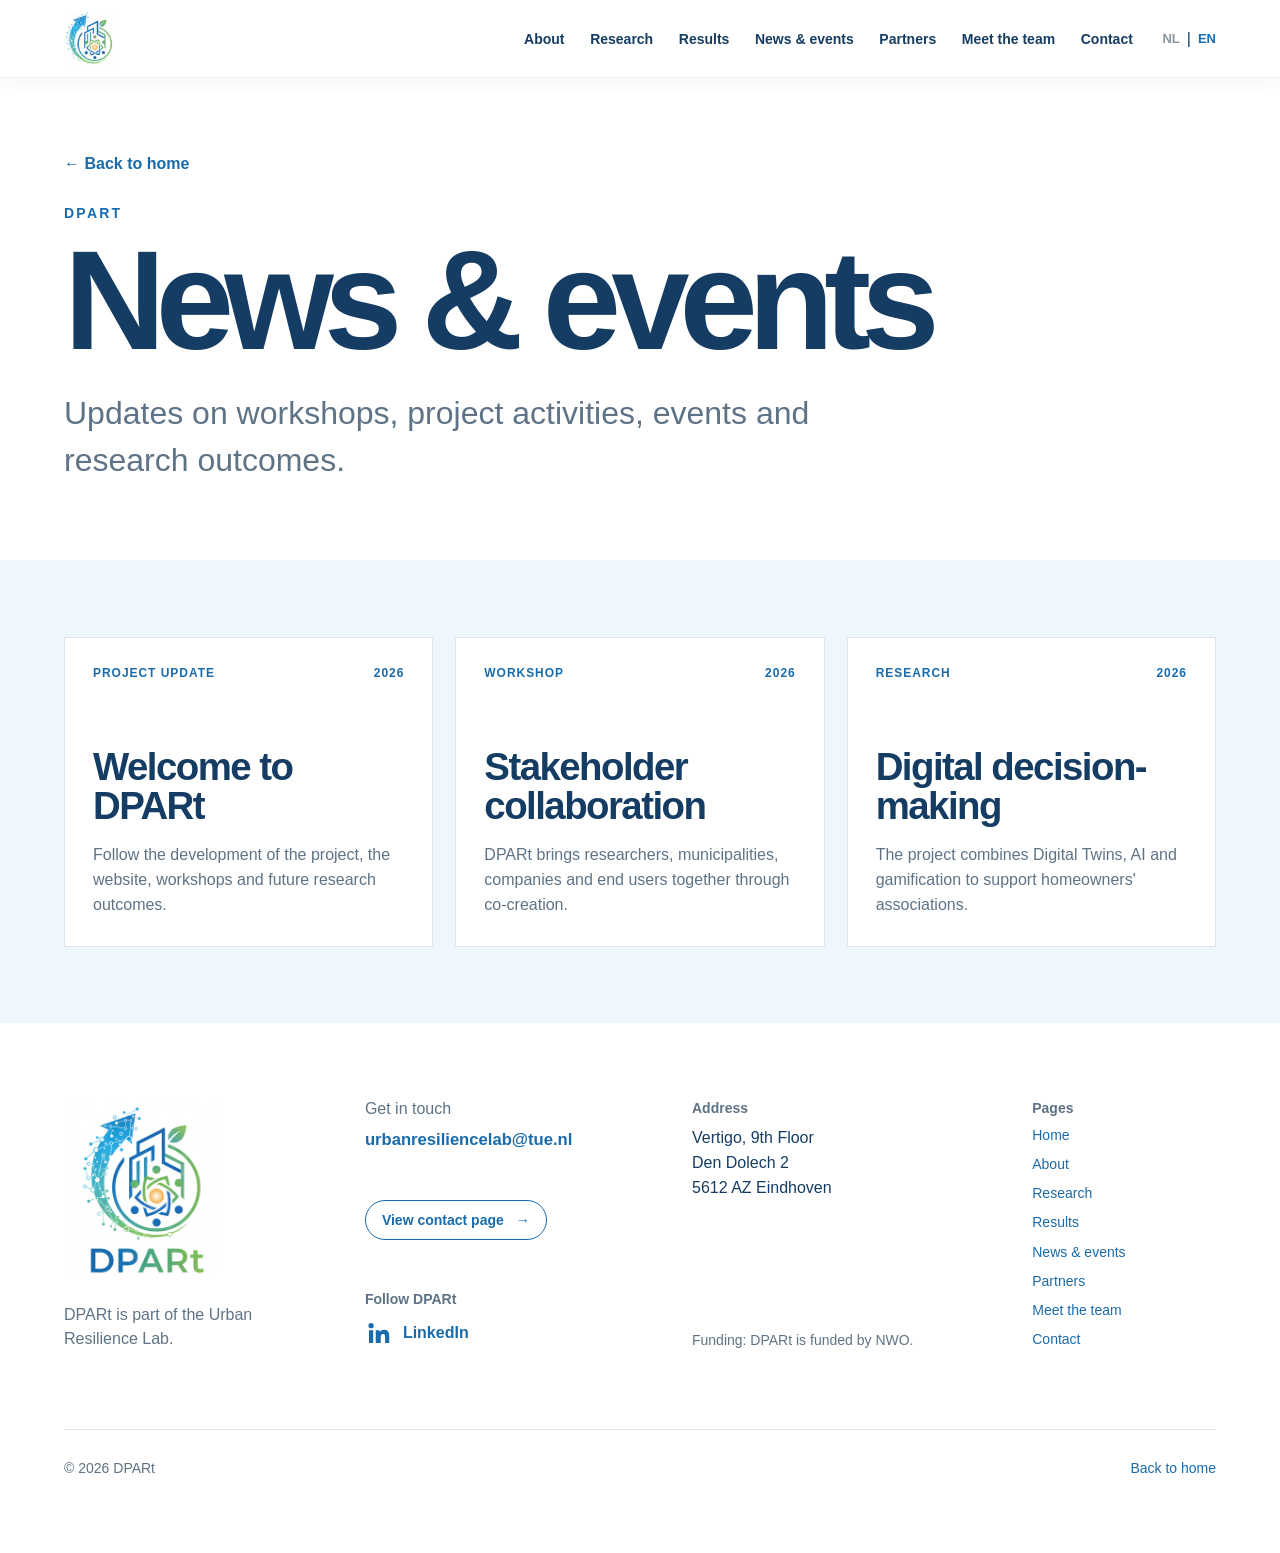
<file: news.html>
﻿<!DOCTYPE html>
<html lang="nl">
<head>
  <meta charset="UTF-8">
  <meta name="viewport" content="width=device-width, initial-scale=1.0">
  <meta name="description" content="Lees updates over DPARt-workshops, projectactiviteiten, evenementen en onderzoeksresultaten.">
  <link rel="icon" type="image/png" href="assets/images/branding/favicon.png">
  <title>Nieuws en evenementen | DPARt</title>
  <link rel="stylesheet" href="assets/css/style.css">
  <script src="assets/js/components.js" defer></script>
  <script src="assets/js/translations.js" defer></script>
  <script src="assets/js/main.js" defer></script>
</head>
<body data-page="news">
  <site-header></site-header>

  <main id="main-content" class="subpage-main">
  <section class="subpage-hero">
    <div class="container">
      <a class="back-link" href="index.html">← <span data-i18n="backHome">Terug naar home</span></a>
      <p class="eyebrow">DPARt</p>
      <h1 data-i18n="newsPageTitle">Nieuws & events</h1>
      <p class="subpage-lead" data-i18n="newsPageIntro">Updates over workshops, projectactiviteiten, evenementen en onderzoeksresultaten.</p>
    </div>
  </section>
  <section class="detail-section section-light"><div class="container news-page-grid">
<article class="news-card"><div class="news-card-meta"><span data-i18n="newsTypeProject">Projectupdate</span><span>2026</span></div><h2 data-i18n="newsCard1Title">Welkom bij DPARt</h2><p data-i18n="newsCard1Text">Volg de ontwikkeling van het project, de website, workshops en toekomstige onderzoeksresultaten.</p></article>
<article class="news-card"><div class="news-card-meta"><span data-i18n="newsTypeWorkshop">Workshop</span><span>2026</span></div><h2 data-i18n="newsCard2Title">Samenwerking met stakeholders</h2><p data-i18n="newsCard2Text">DPARt brengt onderzoekers, gemeenten, bedrijven en eindgebruikers samen in co-creatie.</p></article>
<article class="news-card"><div class="news-card-meta"><span data-i18n="newsTypeResearch">Onderzoek</span><span>2026</span></div><h2 data-i18n="newsCard3Title">Digitale besluitvorming</h2><p data-i18n="newsCard3Text">Het project combineert Digital Twins, AI en gamification voor ondersteuning van VvE's.</p></article>
</div></section>
</main>

  <site-footer></site-footer>
</body>
</html>
</file>
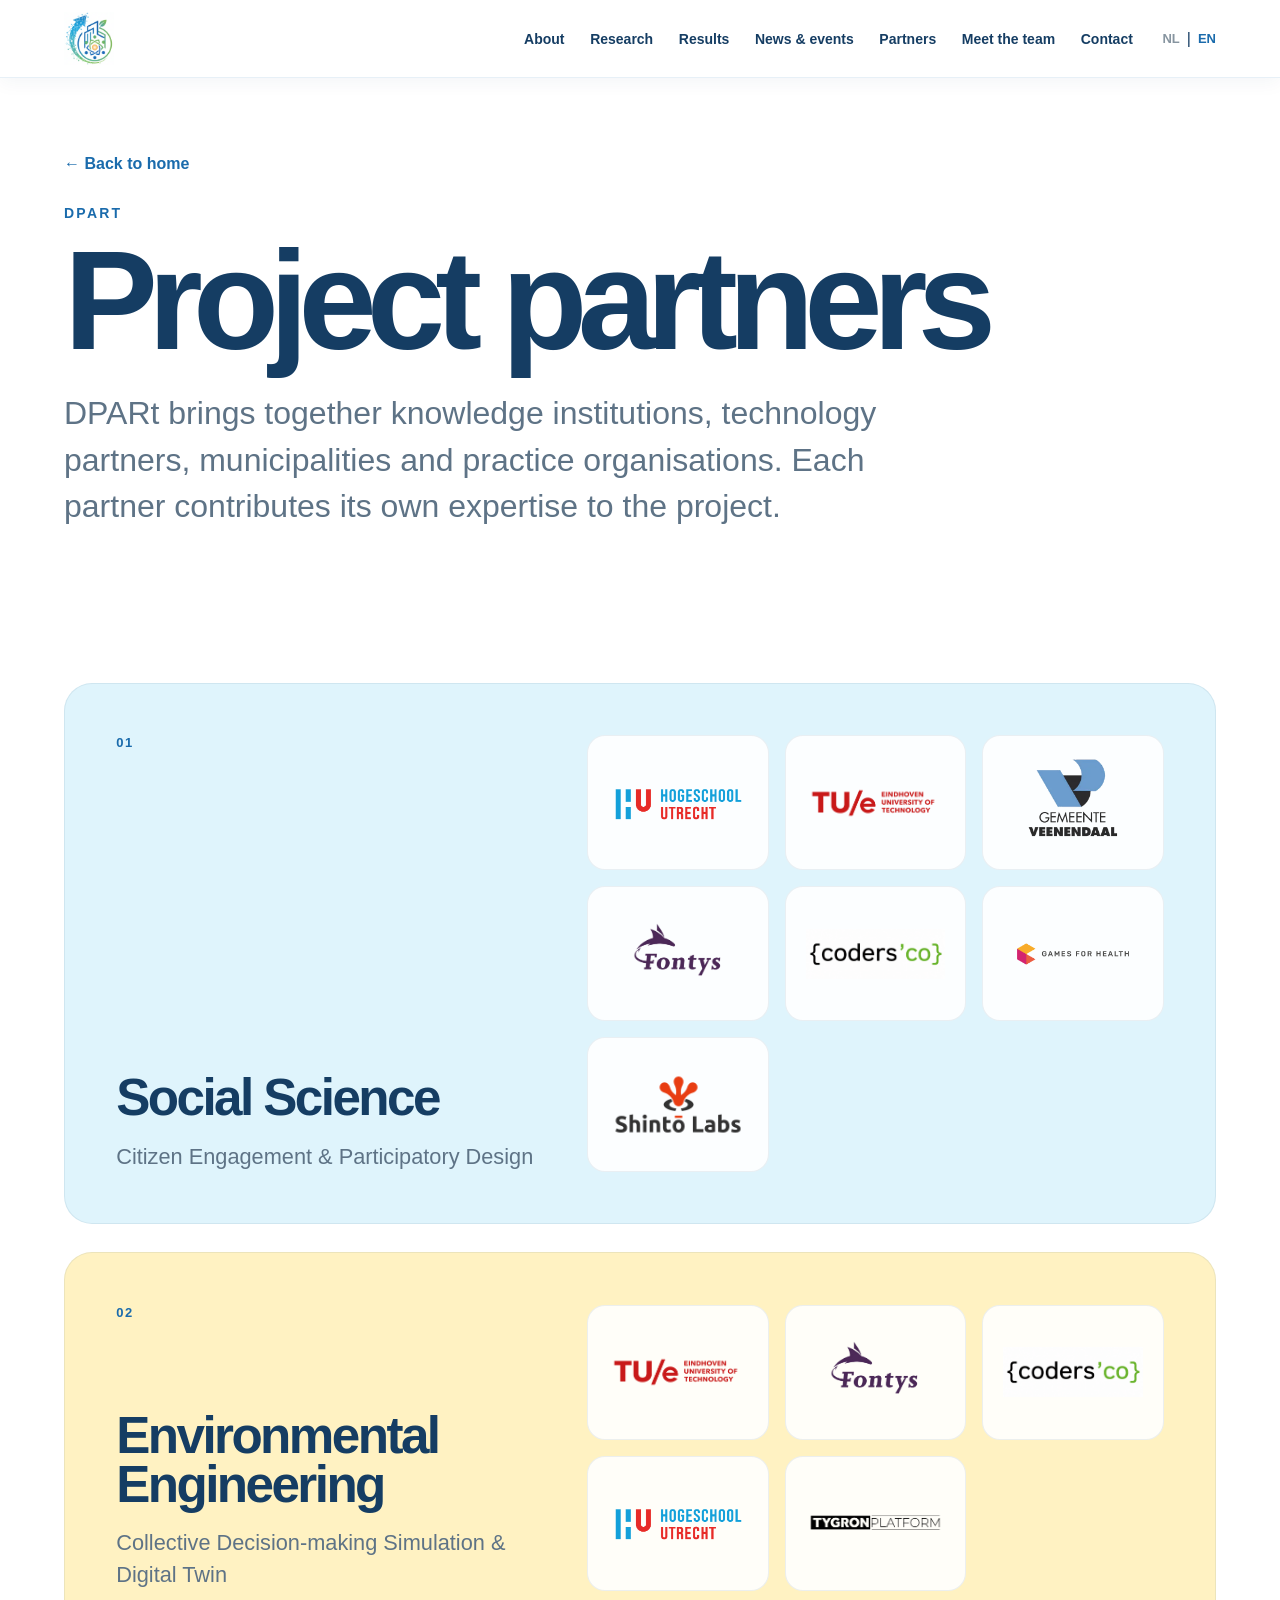
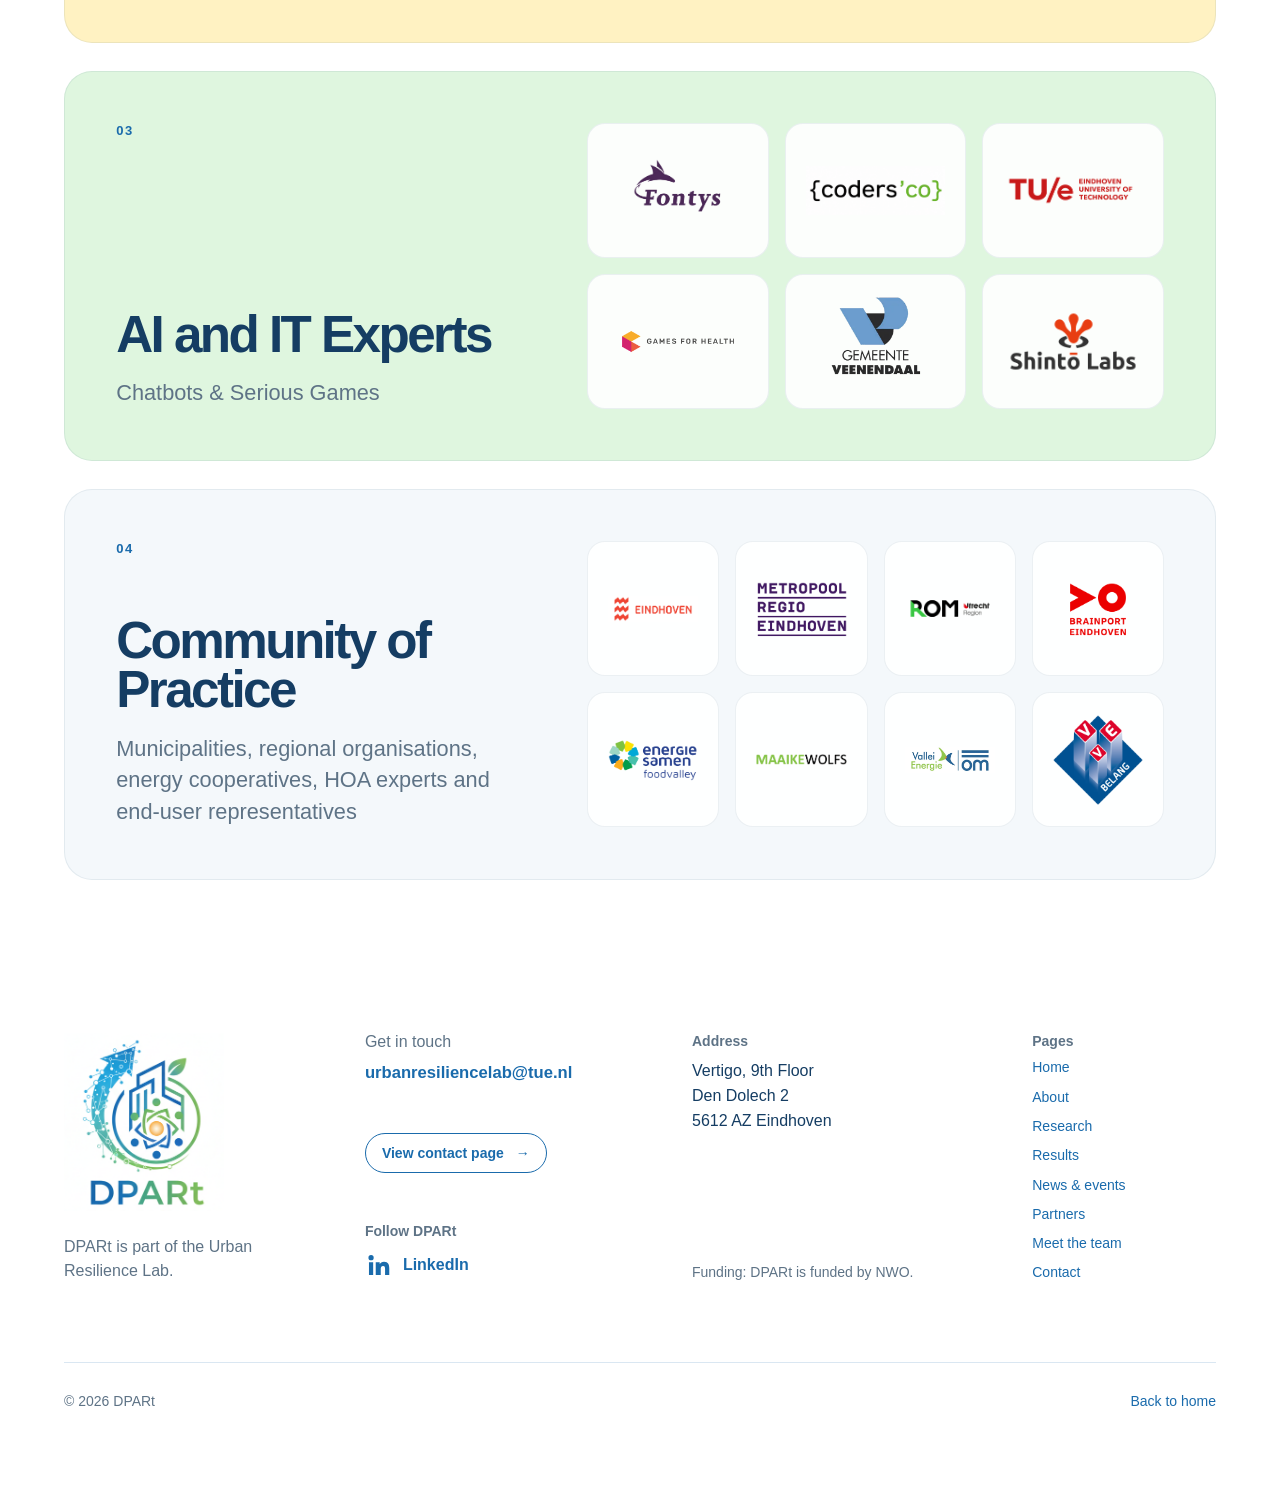
<file: partners.html>
﻿<!DOCTYPE html>
<html lang="nl">
<head>
  <meta charset="UTF-8">
  <meta name="viewport" content="width=device-width, initial-scale=1.0">
  <meta name="description" content="Bekijk de kennisinstellingen, technologiepartners, gemeenten en praktijkorganisaties die samenwerken binnen DPARt.">
  <link rel="icon" type="image/png" href="assets/images/branding/favicon.png">
  <title>Projectpartners | DPARt</title>
  <link rel="stylesheet" href="assets/css/style.css">
  <script src="assets/js/components.js" defer></script>
  <script src="assets/js/translations.js" defer></script>
  <script src="assets/js/main.js" defer></script>
</head>
<body data-page="partners">
  <site-header></site-header>

  <main id="main-content" class="subpage-main">
    <section class="subpage-hero partners-page-hero">
      <div class="container">
        <a class="back-link" href="index.html">← <span data-i18n="backHome">Terug naar home</span></a>
        <p class="eyebrow">DPARt</p>
        <h1 data-i18n="partnersPageTitle">Projectpartners</h1>
        <p class="subpage-lead" data-i18n="partnersPageIntro">DPARt brengt kennisinstellingen, technologiepartners, gemeenten en praktijkorganisaties samen. Iedere partner draagt vanuit een eigen expertise bij aan het project.</p>
      </div>
    </section>

    <section class="partner-groups-section">
      <div class="container partner-groups">
        <article class="partner-group partner-group-blue">
          <div class="partner-group-copy">
            <p class="partner-group-number">01</p>
            <h2 data-i18n="partnerGroupSocialTitle">Social Science</h2>
            <p data-i18n="partnerGroupSocialText">Burgerbetrokkenheid & participatief ontwerp</p>
          </div>
          <div class="partner-group-logos">
            <div class="partner-group-logo"><img loading="lazy" src="assets/images/partners/hu-logo.png" alt="Hogeschool Utrecht"></div>
            <div class="partner-group-logo"><img loading="lazy" src="assets/images/partners/tue-logo.png" alt="Technische Universiteit Eindhoven"></div>
            <div class="partner-group-logo"><img loading="lazy" src="assets/images/partners/gemeente-veenendaal-logo.webp" alt="Gemeente Veenendaal"></div>
            <div class="partner-group-logo"><img loading="lazy" src="assets/images/partners/fontys-logo.png" alt="Fontys"></div>
            <div class="partner-group-logo"><img loading="lazy" src="assets/images/partners/codersco.png" alt="Coders'Co"></div>
            <div class="partner-group-logo"><img loading="lazy" src="assets/images/partners/gfh-logo.png" alt="Games for Health"></div>
            <div class="partner-group-logo"><img loading="lazy" src="assets/images/partners/shinto-labs-logo.png" alt="Shinto Labs"></div>
          </div>
        </article>

        <article class="partner-group partner-group-yellow">
          <div class="partner-group-copy">
            <p class="partner-group-number">02</p>
            <h2 data-i18n="partnerGroupEngineeringTitle">Environmental Engineering</h2>
            <p data-i18n="partnerGroupEngineeringText">Simulatie van collectieve besluitvorming & Digital Twin</p>
          </div>
          <div class="partner-group-logos">
            <div class="partner-group-logo"><img loading="lazy" src="assets/images/partners/tue-logo.png" alt="Technische Universiteit Eindhoven"></div>
            <div class="partner-group-logo"><img loading="lazy" src="assets/images/partners/fontys-logo.png" alt="Fontys"></div>
            <div class="partner-group-logo"><img loading="lazy" src="assets/images/partners/codersco.png" alt="Coders'Co"></div>
            <div class="partner-group-logo"><img loading="lazy" src="assets/images/partners/hu-logo.png" alt="Hogeschool Utrecht"></div>
            <div class="partner-group-logo"><img loading="lazy" src="assets/images/partners/tygron-platform-logo.png" alt="Tygron Platform"></div>
          </div>
        </article>

        <article class="partner-group partner-group-green">
          <div class="partner-group-copy">
            <p class="partner-group-number">03</p>
            <h2 data-i18n="partnerGroupAiTitle">AI and IT Experts</h2>
            <p data-i18n="partnerGroupAiText">Chatbots & Serious Games</p>
          </div>
          <div class="partner-group-logos">
            <div class="partner-group-logo"><img loading="lazy" src="assets/images/partners/fontys-logo.png" alt="Fontys"></div>
            <div class="partner-group-logo"><img loading="lazy" src="assets/images/partners/codersco.png" alt="Coders'Co"></div>
            <div class="partner-group-logo"><img loading="lazy" src="assets/images/partners/tue-logo.png" alt="Technische Universiteit Eindhoven"></div>
            <div class="partner-group-logo"><img loading="lazy" src="assets/images/partners/gfh-logo.png" alt="Games for Health"></div>
            <div class="partner-group-logo"><img loading="lazy" src="assets/images/partners/gemeente-veenendaal-logo.webp" alt="Gemeente Veenendaal"></div>
            <div class="partner-group-logo"><img loading="lazy" src="assets/images/partners/shinto-labs-logo.png" alt="Shinto Labs"></div>
          </div>
        </article>

        <article class="partner-group partner-group-community">
          <div class="partner-group-copy">
            <p class="partner-group-number">04</p>
            <h2 data-i18n="partnerGroupCommunityTitle">Community of Practice</h2>
            <p data-i18n="partnerGroupCommunityText">Gemeenten, regionale organisaties, energieorganisaties en vertegenwoordigers van eindgebruikers</p>
          </div>
          <div class="partner-group-logos partner-group-logos-community">
            <div class="partner-group-logo"><img loading="lazy" src="assets/images/partners/ge-logo.png" alt="Gemeente Eindhoven"></div>
            <div class="partner-group-logo"><img loading="lazy" src="assets/images/partners/mre-logo.png" alt="Metropoolregio Eindhoven"></div>
            <div class="partner-group-logo"><img loading="lazy" src="assets/images/partners/rom-logo.png" alt="ROM Utrecht Region"></div>
            <div class="partner-group-logo"><img loading="lazy" src="assets/images/partners/be-logo.png" alt="Brainport Eindhoven"></div>
            <div class="partner-group-logo"><img loading="lazy" src="assets/images/partners/esf-logo.png" alt="Energie Samen"></div>
            <div class="partner-group-logo"><img loading="lazy" src="assets/images/partners/mw-logo.png" alt="Projectpartner"></div>
            <div class="partner-group-logo"><img loading="lazy" src="assets/images/partners/ve-om.webp" alt="Projectpartner"></div>
            <div class="partner-group-logo"><img loading="lazy" src="assets/images/partners/vve-belang-logo.png" alt="VvE Belang"></div>
          </div>
        </article>
      </div>
    </section>
  </main>

  <site-footer></site-footer>
</body>
</html>
</file>
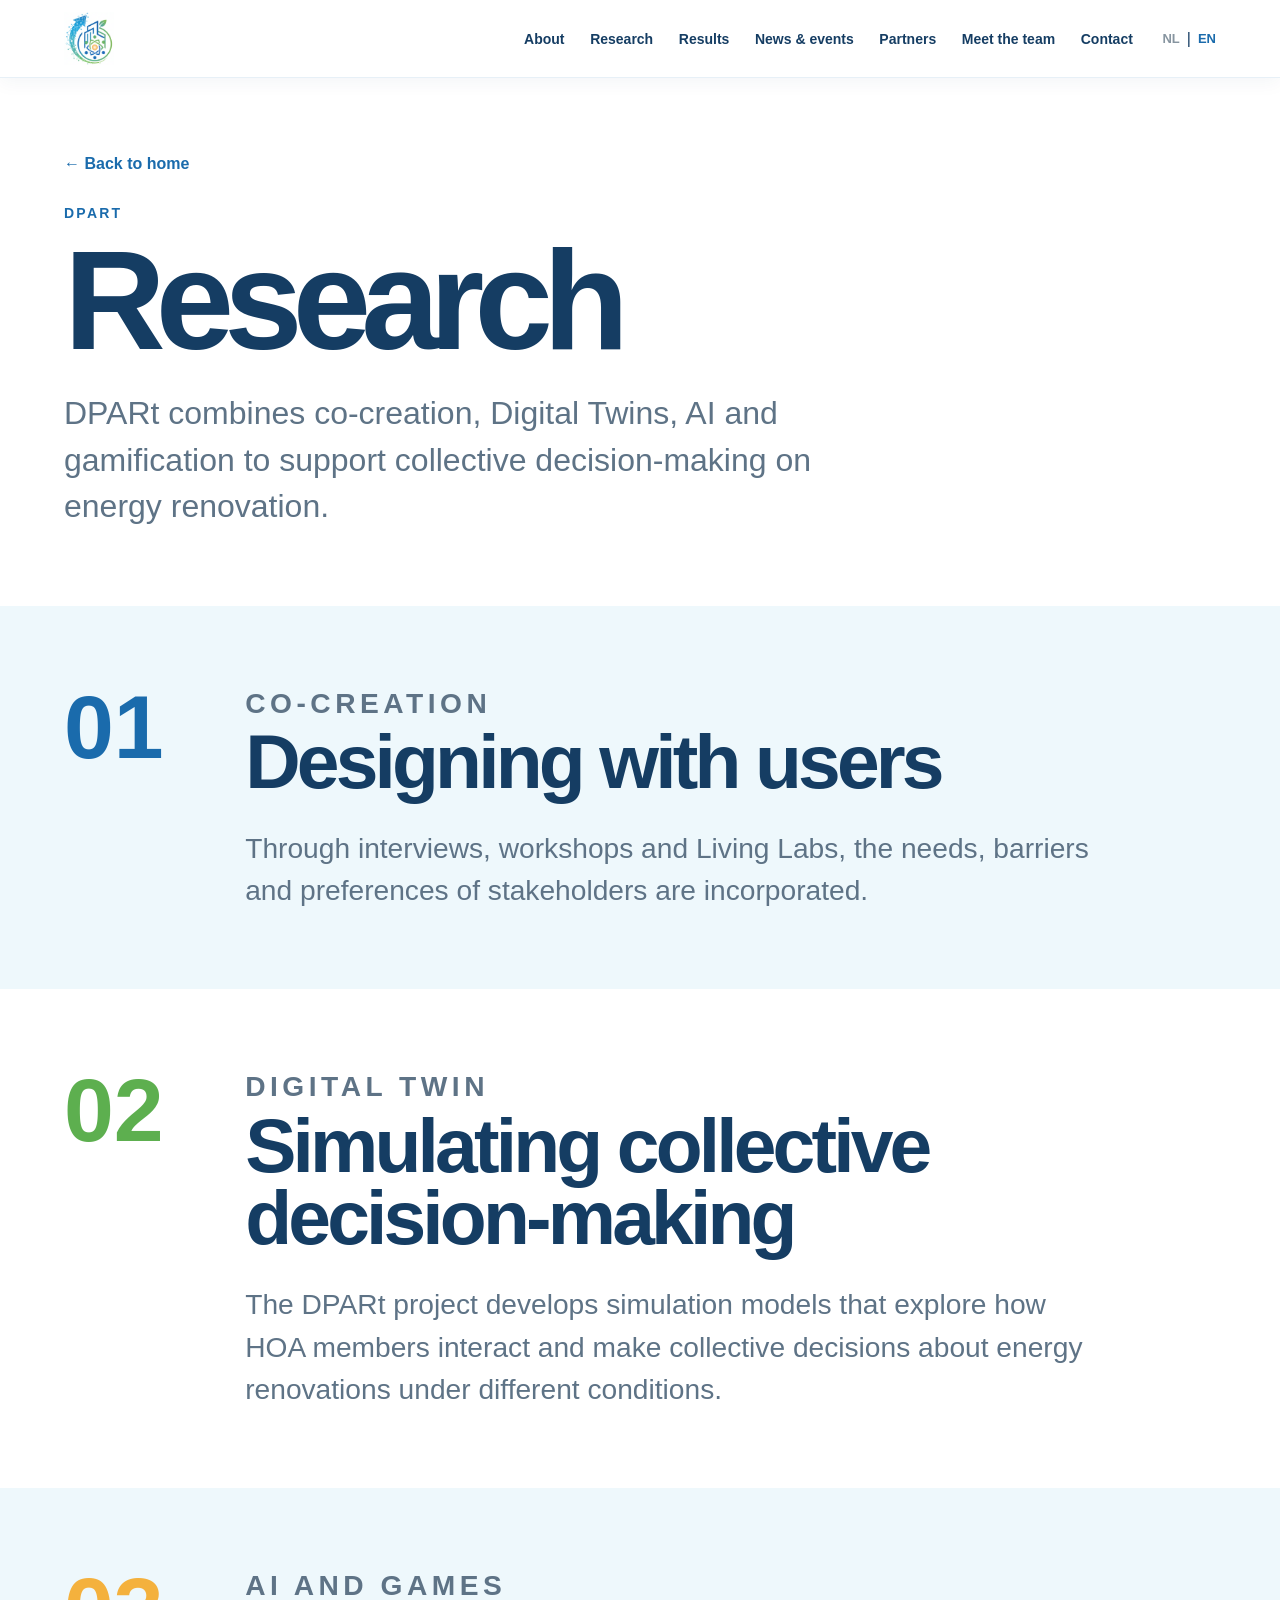
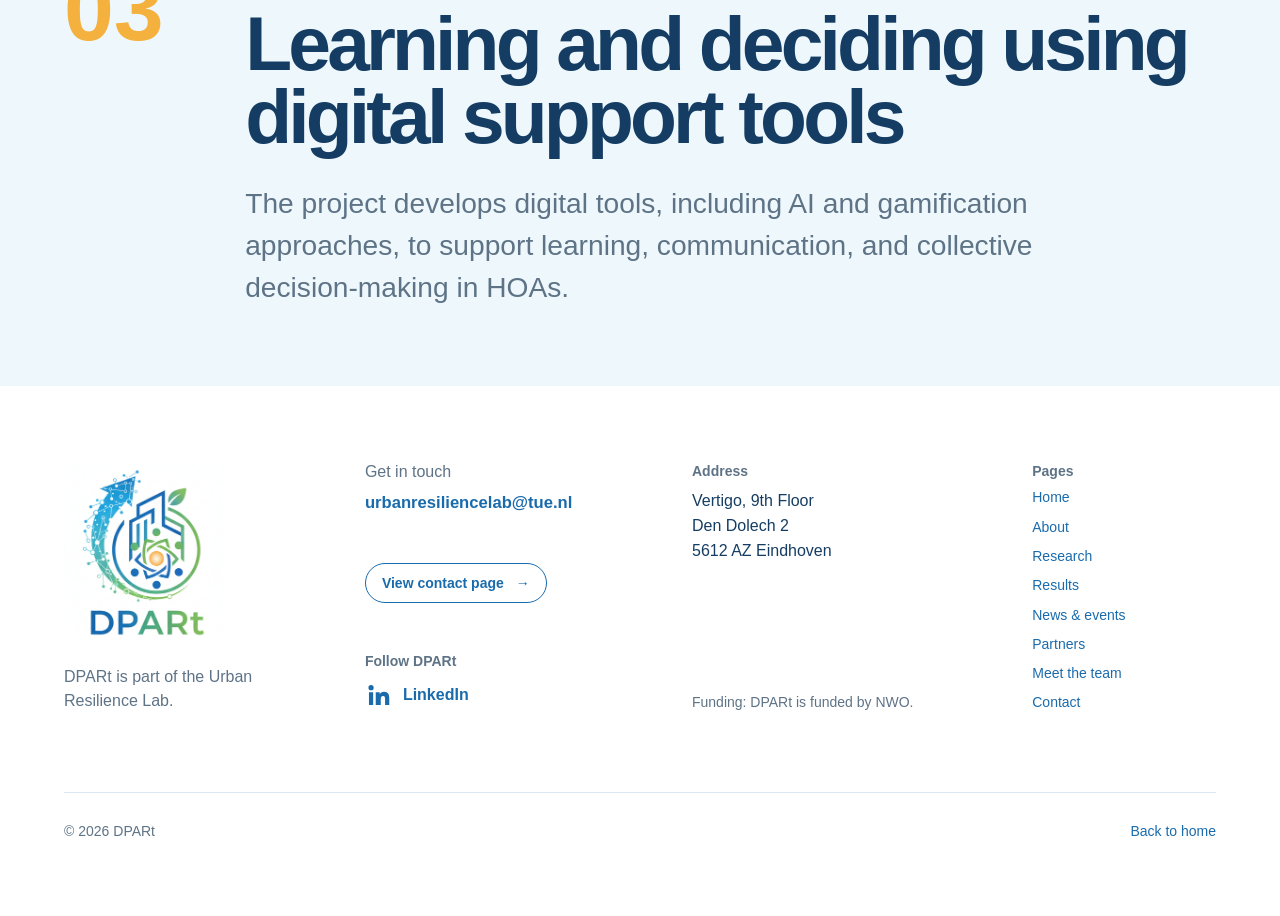
<file: research.html>
﻿<!DOCTYPE html>
<html lang="nl">
<head>
  <meta charset="UTF-8">
  <meta name="viewport" content="width=device-width, initial-scale=1.0">
  <meta name="description" content="Ontdek het DPARt-onderzoek naar co-creatie, Digital Twins, AI en gamification voor gezamenlijke energierenovatie.">
  <link rel="icon" type="image/png" href="assets/images/branding/favicon.png">
  <title>Onderzoek | DPARt</title>
  <link rel="stylesheet" href="assets/css/style.css">
  <script src="assets/js/components.js" defer></script>
  <script src="assets/js/translations.js" defer></script>
  <script src="assets/js/main.js" defer></script>
</head>
<body data-page="research">
  <site-header></site-header>

  <main id="main-content" class="subpage-main">
  <section class="subpage-hero">
    <div class="container">
      <a class="back-link" href="index.html">← <span data-i18n="backHome">Terug naar home</span></a>
      <p class="eyebrow">DPARt</p>
      <h1 data-i18n="researchPageTitle">Onderzoek</h1>
      <p class="subpage-lead" data-i18n="researchPageIntro">DPARt combineert co-creatie, Digital Twins, AI en gamification om collectieve besluitvorming rond energierenovatie te ondersteunen.</p>
    </div>
  </section>
  <section id="co-creation" class="detail-section section-light"><div class="container detail-grid"><div class="detail-number">01</div><div><p class="eyebrow" data-i18n="coCreationTitle">Co-creatie</p><h2 data-i18n="researchCoTitle">Ontwerpen mét de gebruikers</h2><p data-i18n="researchCoText">Via interviews, workshops en Living Labs worden behoeften, barrières en voorkeuren van stakeholders meegenomen.</p></div></div></section>
<section id="digital-twin" class="detail-section section-white"><div class="container detail-grid"><div class="detail-number detail-green">02</div><div><p class="eyebrow" data-i18n="digitalTwinTitle">Digital Twin</p><h2 data-i18n="researchTwinTitle">Collectieve besluitvorming simuleren</h2><p data-i18n="researchTwinText">Het DPARt-project ontwikkelt simulatiemodellen die onderzoeken hoe VvE-leden onder verschillende omstandigheden met elkaar omgaan en collectieve beslissingen nemen over energierenovaties.</p></div></div></section>
<section id="ai-games" class="detail-section section-light"><div class="container detail-grid"><div class="detail-number detail-orange">03</div><div><p class="eyebrow" data-i18n="aiGamesTitle">AI en games</p><h2 data-i18n="researchAiTitle">Leren en beslissen met digitale ondersteuningstools</h2><p data-i18n="researchAiText">Het project ontwikkelt digitale hulpmiddelen, waaronder toepassingen van AI en gamification, om leren, communicatie en collectieve besluitvorming binnen VvE's te ondersteunen.</p></div></div></section>
</main>

  <site-footer></site-footer>
</body>
</html>
</file>
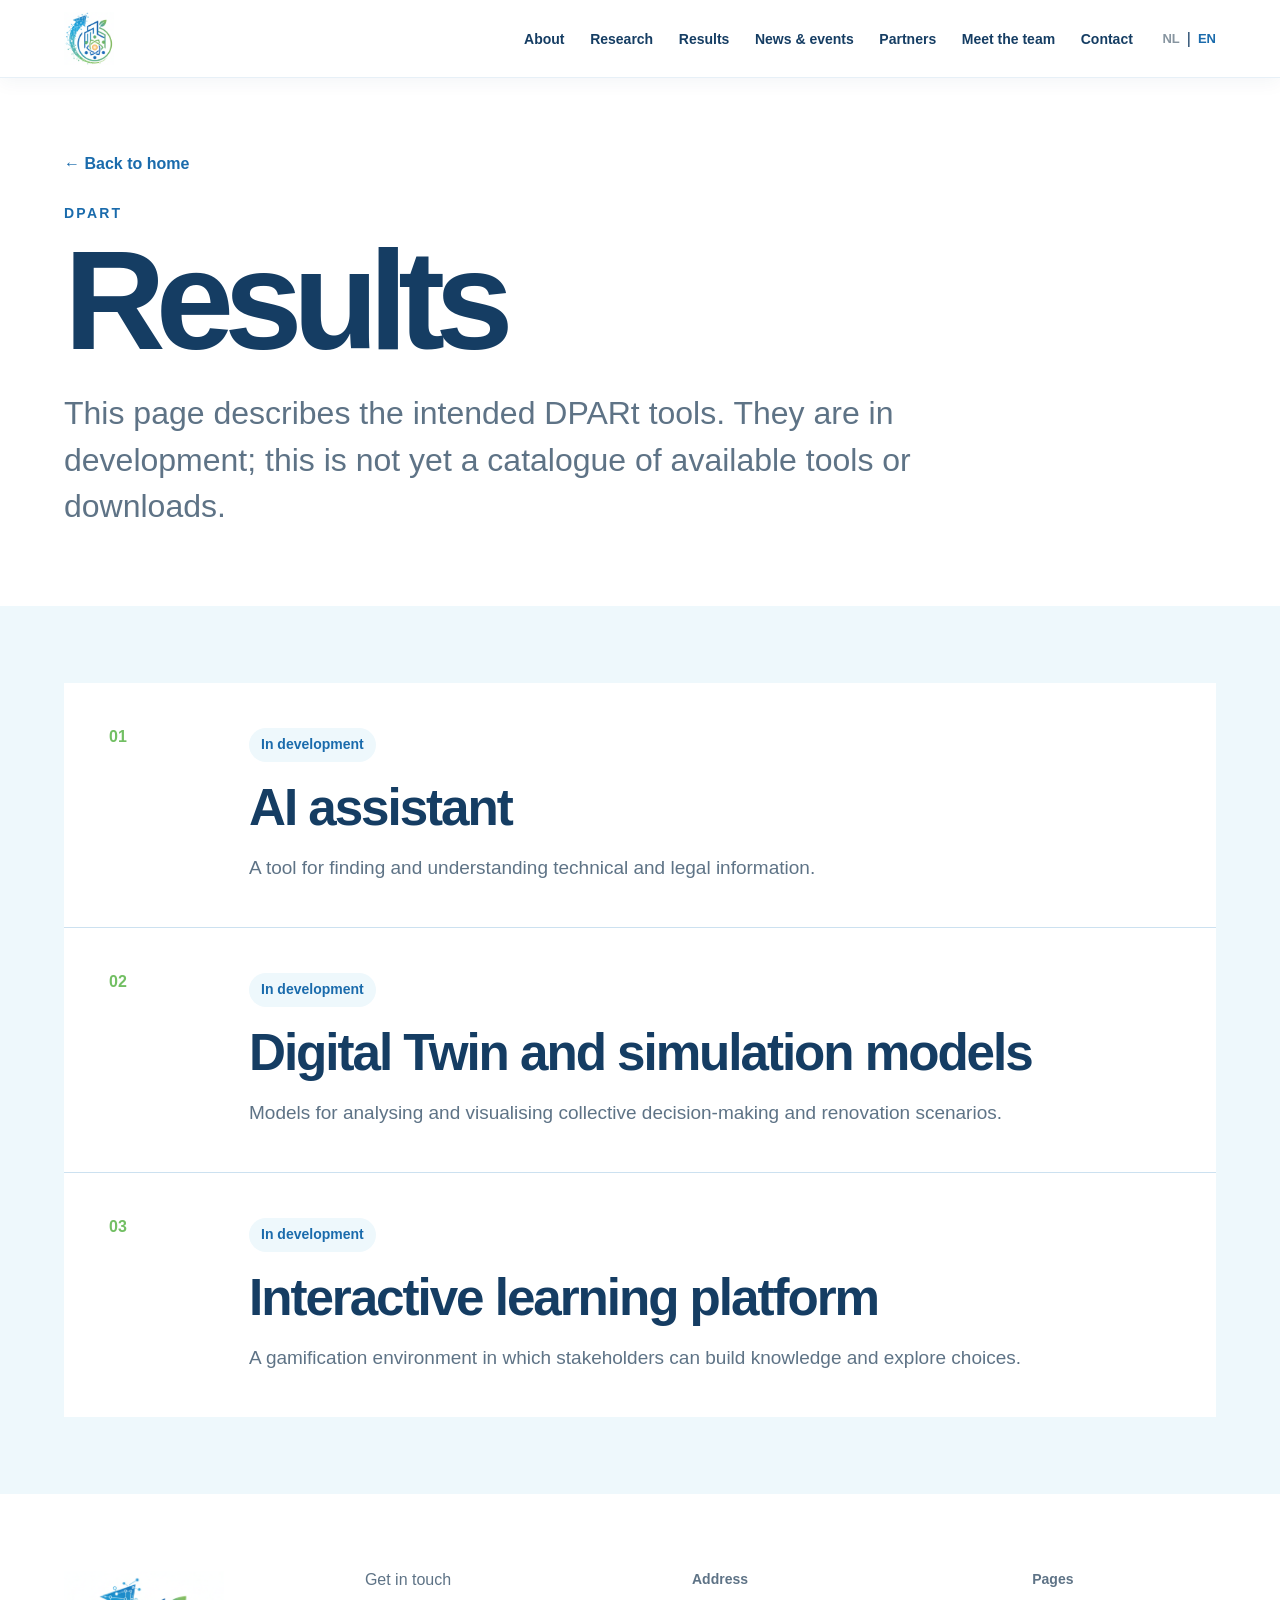
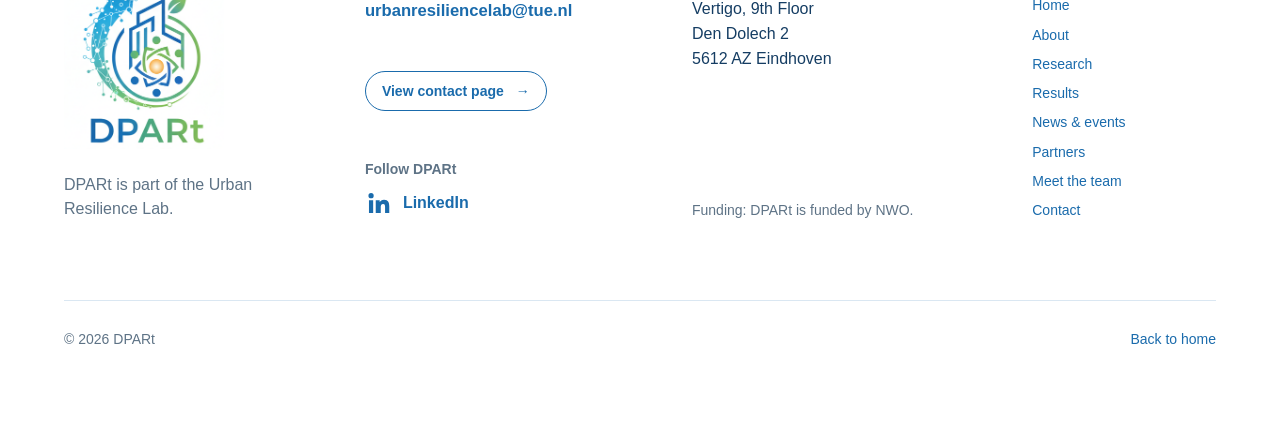
<file: results.html>
﻿<!DOCTYPE html>
<html lang="nl">
<head>
  <meta charset="UTF-8">
  <meta name="viewport" content="width=device-width, initial-scale=1.0">
  <meta name="description" content="Bekijk de digitale hulpmiddelen en kennisproducten die DPARt ontwikkelt voor collectieve besluitvorming over energierenovatie.">
  <link rel="icon" type="image/png" href="assets/images/branding/favicon.png">
  <title>Resultaten | DPARt</title>
  <link rel="stylesheet" href="assets/css/style.css">
  <script src="assets/js/components.js" defer></script>
  <script src="assets/js/translations.js" defer></script>
  <script src="assets/js/main.js" defer></script>
</head>
<body data-page="results">
  <site-header></site-header>

  <main id="main-content" class="subpage-main">
  <section class="subpage-hero">
    <div class="container">
      <a class="back-link" href="index.html">← <span data-i18n="backHome">Terug naar home</span></a>
      <p class="eyebrow">DPARt</p>
      <h1 data-i18n="resultsPageTitle">Resultaten</h1>
      <p class="subpage-lead" data-i18n="resultsPageIntro">Deze pagina beschrijft de beoogde hulpmiddelen van DPARt. Ze zijn in ontwikkeling; dit is nog geen overzicht van beschikbare tools of downloads.</p>
    </div>
  </section>
  <section class="detail-section section-light"><div class="container result-list">
<article class="result-item"><span>01</span><div><p class="result-status" data-i18n="resultStatus">In ontwikkeling</p><h2 data-i18n="resultItem1Title">AI-assistent</h2><p data-i18n="resultItem1Text">Een hulpmiddel voor het vinden en begrijpen van technische en juridische informatie.</p></div></article>
<article class="result-item"><span>02</span><div><p class="result-status" data-i18n="resultStatus">In ontwikkeling</p><h2 data-i18n="resultItem2Title">Digital Twin en simulatiemodellen</h2><p data-i18n="resultItem2Text">Modellen om collectieve besluitvorming en renovatiescenario's inzichtelijk te maken.</p></div></article>
<article class="result-item"><span>03</span><div><p class="result-status" data-i18n="resultStatus">In ontwikkeling</p><h2 data-i18n="resultItem3Title">Interactief leerplatform</h2><p data-i18n="resultItem3Text">Een gamification-omgeving waarin stakeholders kennis kunnen opbouwen en keuzes kunnen verkennen.</p></div></article>
</div></section>
</main>

  <site-footer></site-footer>
</body>
</html>
</file>
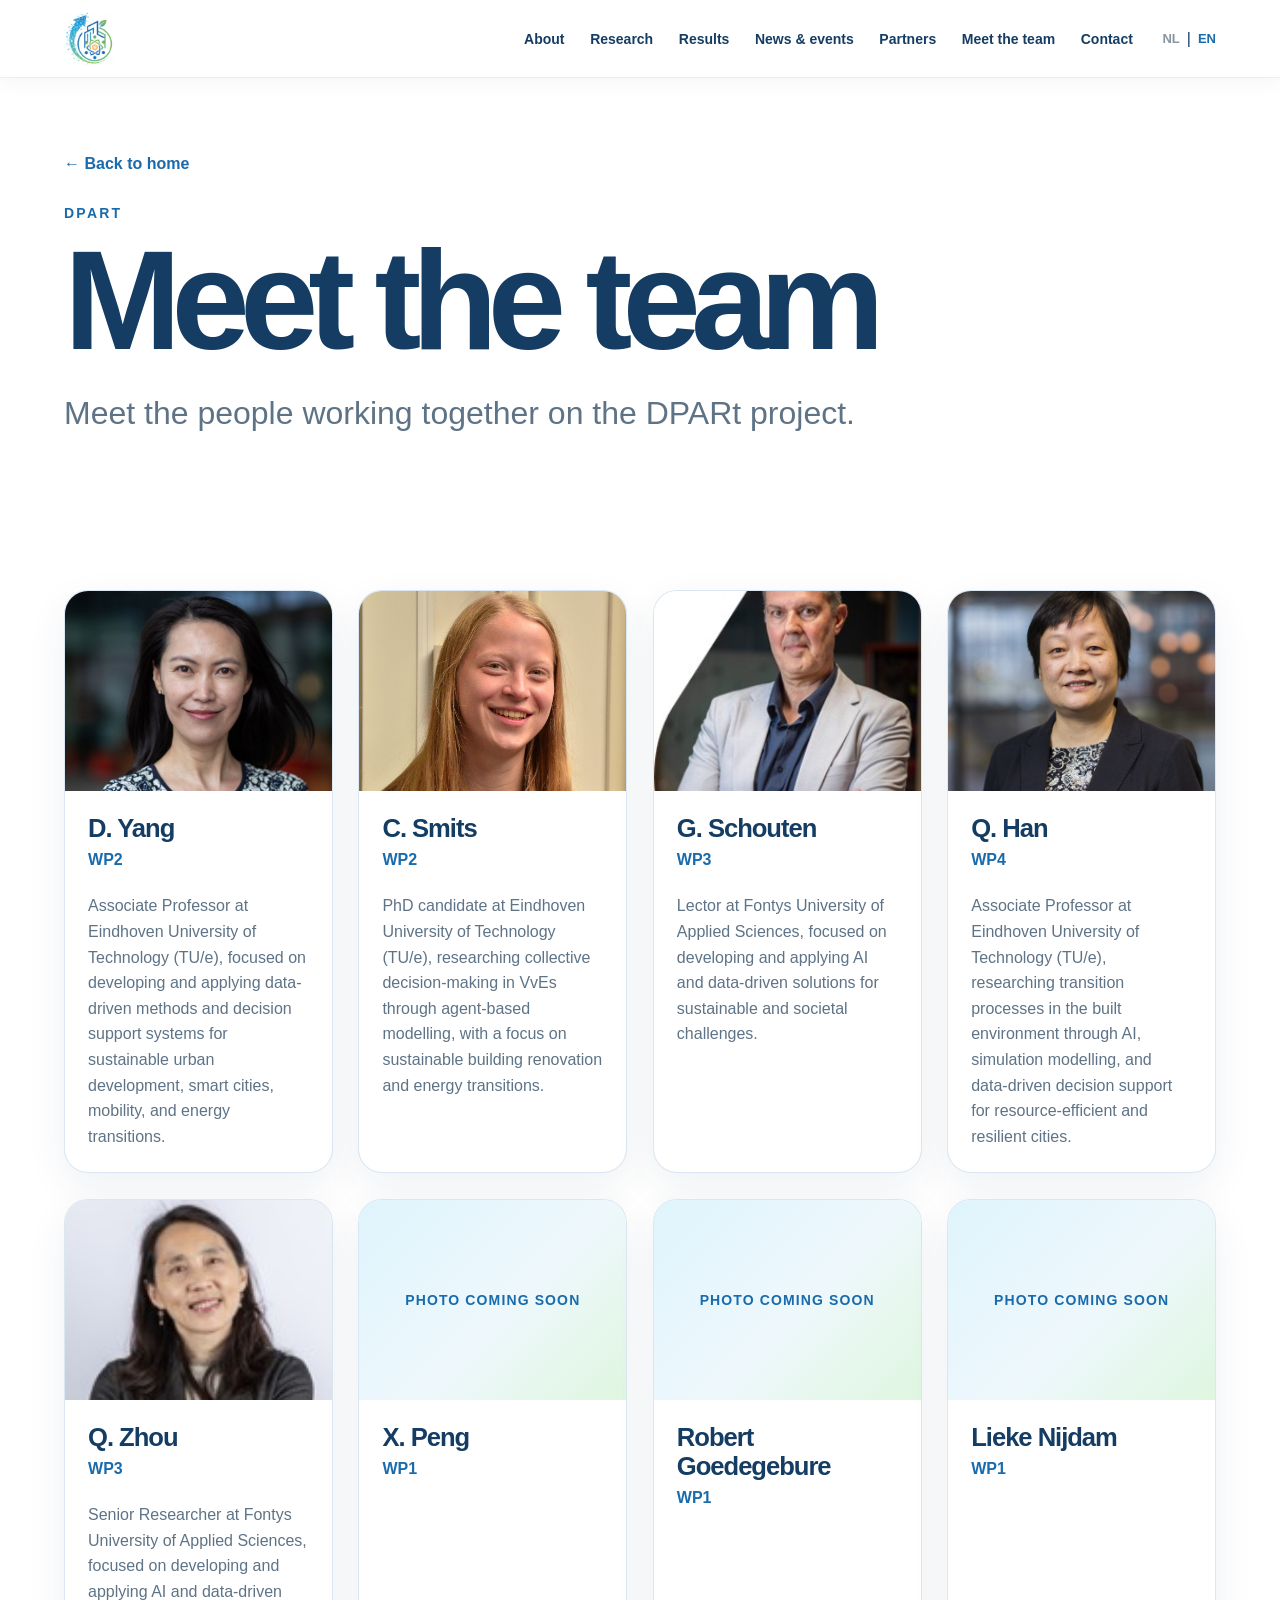
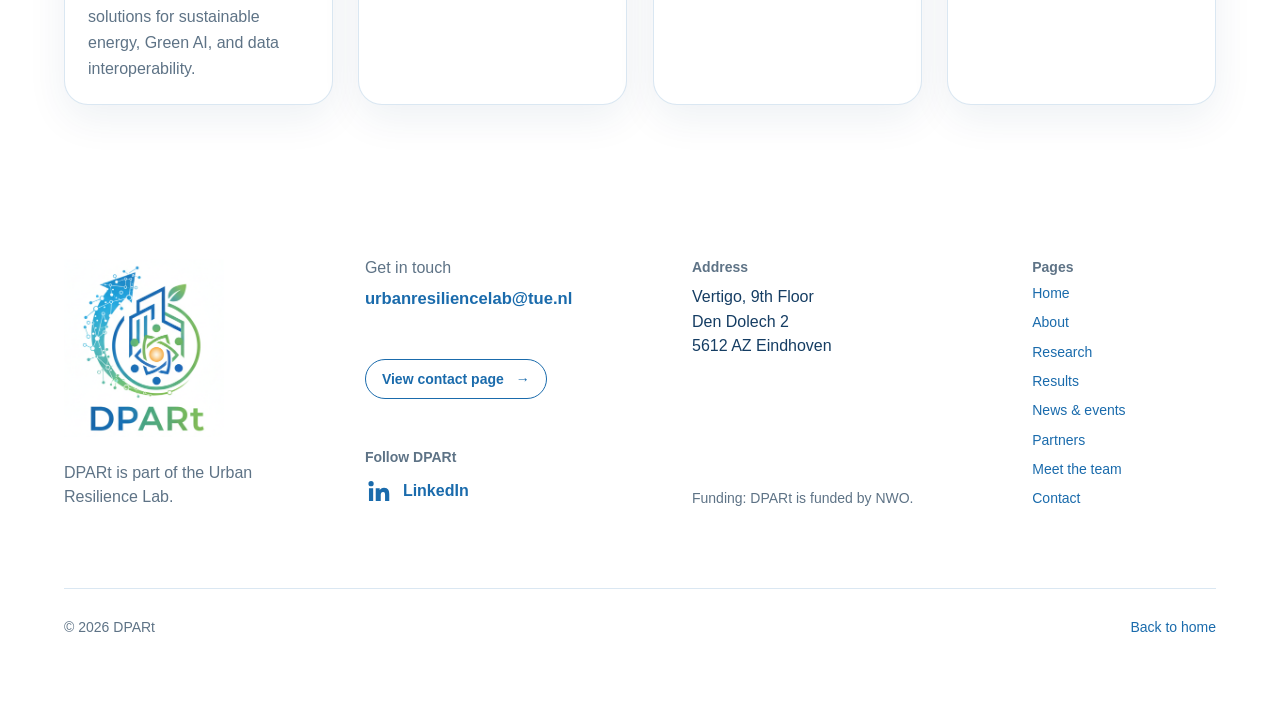
<file: team.html>
<!DOCTYPE html>
<html lang="nl">
<head>
  <meta charset="UTF-8">
  <meta name="viewport" content="width=device-width, initial-scale=1.0">
  <meta name="description" content="Maak kennis met de mensen die samenwerken aan het DPARt-project.">
  <link rel="icon" type="image/png" href="assets/images/branding/favicon.png">
  <title>Meet the team | DPARt</title>
  <link rel="stylesheet" href="assets/css/style.css">
  <script src="assets/js/components.js" defer></script>
  <script src="assets/js/translations.js" defer></script>
  <script src="assets/js/main.js" defer></script>
</head>
<body data-page="team">
  <site-header></site-header>

  <main id="main-content" class="subpage-main">
    <section class="subpage-hero">
      <div class="container">
        <a class="back-link" href="index.html">← <span data-i18n="backHome">Terug naar home</span></a>
        <p class="eyebrow">DPARt</p>
        <h1 data-i18n="teamPageTitle">Meet the team</h1>
        <p class="subpage-lead" data-i18n="teamPageIntro">Maak kennis met de mensen die samenwerken aan het DPARt-project.</p>
      </div>
    </section>

    <section class="team-section">
      <div class="container team-grid">
        <article class="team-card">
          <img class="team-photo" src="assets/images/team/d-yang.jpg" alt="Portret van D. Yang" loading="lazy" decoding="async">
          <div class="team-card-copy">
            <h2 data-i18n="teamMemberName1">D. Yang</h2>
            <p class="team-role" data-i18n="teamMemberRole1">WP2</p>
            <p class="team-description" data-i18n="teamMemberText1">Universitair hoofddocent aan de Technische Universiteit Eindhoven (TU/e), gericht op het ontwikkelen en toepassen van datagedreven methoden en beslissingsondersteunende systemen voor duurzame stedelijke ontwikkeling, slimme steden, mobiliteit en energietransities.</p>
          </div>
        </article>

        <article class="team-card">
          <img class="team-photo" src="assets/images/team/c-smits.jpg" alt="Portret van C. Smits" loading="lazy" decoding="async">
          <div class="team-card-copy">
            <h2 data-i18n="teamMemberName2">C. Smits</h2>
            <p class="team-role" data-i18n="teamMemberRole2">WP2</p>
            <p class="team-description" data-i18n="teamMemberText2">Promovendus aan de Technische Universiteit Eindhoven (TU/e), die collectieve besluitvorming binnen VvE's onderzoekt met behulp van agentgebaseerde modellering, met een focus op duurzame gebouwrenovatie en energietransities.</p>
          </div>
        </article>

        <article class="team-card">
          <img class="team-photo" src="assets/images/team/g-schouten.jpg" alt="Portret van G. Schouten" loading="lazy" decoding="async">
          <div class="team-card-copy">
            <h2 data-i18n="teamMemberName3">G. Schouten</h2>
            <p class="team-role" data-i18n="teamMemberRole3">WP3</p>
            <p class="team-description" data-i18n="teamMemberText3">Lector bij Fontys Hogeschool, gericht op het ontwikkelen en toepassen van AI en datagedreven oplossingen voor duurzaamheidsvraagstukken en maatschappelijke uitdagingen.</p>
          </div>
        </article>

        <article class="team-card">
          <img class="team-photo" src="assets/images/team/q-han.jpg" alt="Portret van Q. Han" loading="lazy" decoding="async">
          <div class="team-card-copy">
            <h2 data-i18n="teamMemberName4">Q. Han</h2>
            <p class="team-role" data-i18n="teamMemberRole4">WP4</p>
            <p class="team-description" data-i18n="teamMemberText4">Universitair hoofddocent aan de Technische Universiteit Eindhoven (TU/e), die transitieprocessen in de gebouwde omgeving onderzoekt met behulp van AI, simulatiemodellering en datagedreven beslissingsondersteuning voor grondstoffenefficiënte en veerkrachtige steden.</p>
          </div>
        </article>

        <article class="team-card">
          <img class="team-photo" src="assets/images/team/q-zhou.jpg" alt="Portret van Q. Zhou" loading="lazy" decoding="async">
          <div class="team-card-copy">
            <h2 data-i18n="teamMemberName5">Q. Zhou</h2>
            <p class="team-role" data-i18n="teamMemberRole5">WP3</p>
            <p class="team-description" data-i18n="teamMemberText5">Senior onderzoeker bij Fontys Hogeschool, gericht op het ontwikkelen en toepassen van AI en datagedreven oplossingen voor duurzame energie, groene AI en data-interoperabiliteit.</p>
          </div>
        </article>

        <article class="team-card">
          <div class="team-photo-placeholder" data-i18n="teamPhotoPlaceholder">Foto volgt</div>
          <div class="team-card-copy">
            <h2 data-i18n="teamMemberName6">X. Peng</h2>
            <p class="team-role" data-i18n="teamMemberRole6">WP1</p>
          </div>
        </article>

        <article class="team-card">
          <div class="team-photo-placeholder" data-i18n="teamPhotoPlaceholder">Foto volgt</div>
          <div class="team-card-copy">
            <h2 data-i18n="teamMemberName7">Robert Goedegebure</h2>
            <p class="team-role" data-i18n="teamMemberRole7">WP1</p>
          </div>
        </article>

        <article class="team-card">
          <div class="team-photo-placeholder" data-i18n="teamPhotoPlaceholder">Foto volgt</div>
          <div class="team-card-copy">
            <h2 data-i18n="teamMemberName8">Lieke Nijdam</h2>
            <p class="team-role" data-i18n="teamMemberRole8">WP1</p>
          </div>
        </article>
      </div>
    </section>
  </main>

  <site-footer></site-footer>
</body>
</html>
</file>
<file: assets/css/style.css>
:root {
  --white: #ffffff;
  --background: #eef8fc;
  --primary-blue: #1a6bac;
  --dark-blue: #153d63;
  --green: #72bf63;
  --dark-green: #5daf4f;
  --orange: #f4b13d;
  --dark-orange: #d88d16;
  --muted: #5e7386;
  --line: rgba(26, 107, 172, 0.16);

  --page-padding: clamp(20px, 5vw, 80px);
  --section-spacing: clamp(48px, 6vw, 88px);
  --max-width: 1440px;
  --navbar-height: 78px;
}

/* =========================================================
   BASIS
========================================================= */

* {
  box-sizing: border-box;
}

site-header,
site-footer,
site-email {
  display: contents;
}

html {
  scroll-behavior: smooth;
  scroll-padding-top: 95px;
}

body {
  margin: 0;
  overflow-x: hidden;

  background: var(--background);
  color: var(--dark-blue);

  font-family: Arial, Helvetica, sans-serif;
}

body.menu-open {
  overflow: hidden;
}

img {
  display: block;
  max-width: 100%;
}

a {
  color: inherit;
}

a:focus-visible,
button:focus-visible {
  outline: 3px solid var(--orange);
  outline-offset: 4px;
}

button {
  font: inherit;
}

.container {
  width: min(
    calc(100% - (2 * var(--page-padding))),
    var(--max-width)
  );

  margin-inline: auto;
}

.skip-link {
  position: fixed;
  z-index: 2000;
  top: 12px;
  left: 12px;
  padding: 12px 18px;
  background: var(--dark-blue);
  color: var(--white);
  font-weight: 700;
  text-decoration: none;
  transform: translateY(-150%);
  transition: transform 180ms ease;
}

.skip-link:focus {
  transform: translateY(0);
}

/* =========================================================
   NAVBAR
========================================================= */

.navbar {
  position: fixed;
  inset: 0 0 auto 0;
  z-index: 1000;

  height: var(--navbar-height);
  padding-inline: var(--page-padding);

  display: flex;
  align-items: center;
  justify-content: space-between;

  background: var(--white);
  border-bottom: 1px solid rgba(26, 107, 172, 0.1);
  box-shadow: 0 4px 18px rgba(21, 61, 99, 0.05);
}

.navbar-logo {
  width: 50px;
  flex: 0 0 auto;
  text-decoration: none;
}

.navbar-logo img {
  width: 100%;
  height: auto;
  object-fit: contain;
}

.navbar-menu {
  margin-left: auto;

  display: flex;
  align-items: center;
  gap: clamp(16px, 2vw, 30px);
}

.navbar-menu a {
  position: relative;

  color: var(--dark-blue);

  font-size: 14px;
  font-weight: 600;
  text-decoration: none;
}

.navbar-menu a::after {
  content: "";

  position: absolute;
  left: 0;
  bottom: -7px;

  width: 100%;
  height: 2px;

  background: linear-gradient(
    90deg,
    var(--primary-blue),
    var(--green)
  );

  transform: scaleX(0);
  transform-origin: right;

  transition: transform 250ms ease;
}

.navbar-menu a:hover::after {
  transform: scaleX(1);
  transform-origin: left;
}

.navbar-menu a:focus-visible::after {
  transform: scaleX(1);
}

/* =========================================================
   TAALWISSELAAR
========================================================= */

.language-switch {
  display: flex;
  align-items: center;
  gap: 7px;

  margin-left: 4px;
}

.language-button {
  padding: 0;

  border: 0;
  background: transparent;

  color: #8795a0;

  font-size: 13px;
  font-weight: 700;

  cursor: pointer;

  transition: color 200ms ease;
}

.language-button.active,
.language-button:hover {
  color: var(--primary-blue);
}

/* =========================================================
   MOBIEL MENU
========================================================= */

.menu-button {
  display: none;

  width: 44px;
  height: 44px;
  padding: 10px;

  border: 0;
  background: transparent;

  cursor: pointer;
}

.menu-button span {
  display: block;

  width: 100%;
  height: 2px;
  margin-block: 6px;

  background: var(--primary-blue);

  transition:
    transform 300ms ease,
    opacity 300ms ease;
}

.menu-button.active span:nth-child(1) {
  transform: translateY(8px) rotate(45deg);
}

.menu-button.active span:nth-child(2) {
  opacity: 0;
}

.menu-button.active span:nth-child(3) {
  transform: translateY(-8px) rotate(-45deg);
}

.mobile-menu {
  position: fixed;
  z-index: 900;
  inset: 0;

  padding:
    calc(var(--navbar-height) + 24px)
    var(--page-padding)
    24px;

  display: flex;
  flex-direction: column;
  justify-content: flex-start;
  gap: 12px;
  overflow-y: auto;

  background: var(--white);

  opacity: 0;
  visibility: hidden;
  pointer-events: none;

  transition:
    opacity 300ms ease,
    visibility 300ms ease;
}

.mobile-menu.open {
  opacity: 1;
  visibility: visible;
  pointer-events: auto;
}

.mobile-menu a {
  padding-bottom: 12px;

  border-bottom: 1px solid var(--line);

  color: var(--dark-blue);

  font-size: clamp(21px, 5.5vw, 28px);
  line-height: 1.3;
  font-weight: 600;
  text-decoration: none;
}

.mobile-language-switch {
  margin-top: 15px;
}

/* =========================================================
   HERO
========================================================= */

.hero-image {
  position: relative;

  height: calc(100svh - var(--navbar-height));
  min-height: 650px;
  margin-top: var(--navbar-height);

  overflow: hidden;
}

.hero-image > img {
  position: absolute;
  inset: 0;

  width: 100%;
  height: 100%;

  object-fit: cover;
}

.hero-overlay {
  position: absolute;
  inset: 0;

  background:
    linear-gradient(
      90deg,
      rgba(9, 34, 55, 0.48),
      rgba(9, 34, 55, 0) 75%
    ),
    linear-gradient(
      to top,
      rgba(9, 34, 55, 0.78),
      rgba(9, 34, 55, 0.04) 75%
    );
}

.hero-copy {
  position: relative;
  z-index: 2;

  height: 100%;
  padding-block: clamp(48px, 6vw, 88px);

  display: flex;
  flex-direction: column;
  justify-content: flex-end;

  color: var(--white);
}

.hero-copy h1 {
  margin: 0;

  font-size: clamp(80px, 11vw, 156px);
  line-height: 0.95;
  letter-spacing: -0.055em;
}

.hero-copy > p {
  max-width: 620px;
  margin: 24px 0 0;

  font-size: clamp(20px, 2vw, 28px);
  line-height: 1.45;
  text-wrap: pretty;
  text-shadow: 0 2px 12px rgba(9, 34, 55, 0.25);
}

.hero-scroll {
  display: inline-flex;
  align-items: center;
  gap: 12px;

  align-self: flex-start;

  margin-top: 32px;
  padding: 14px 20px;

  border: 1px solid rgba(255, 255, 255, 0.8);
  border-radius: 999px;

  color: var(--white);

  font-weight: 700;
  text-decoration: none;

  transition:
    background-color 250ms ease,
    color 250ms ease,
    transform 250ms ease;
}

.hero-scroll:hover {
  color: var(--dark-blue);
  background: var(--white);

  transform: translateY(-2px);
}

/* Keep the desktop title inside the sky to the left of the building. */
@media (min-width: 1000px) {
  .hero-image > img {
    object-position: left center;
  }

  .hero-overlay {
    background: linear-gradient(
      90deg,
      rgba(9, 34, 55, 0.38),
      rgba(9, 34, 55, 0.08) 28%,
      transparent 48%
    );
  }

  .hero-copy {
    width: 22vw;
    max-width: 340px;
    margin-left: 3vw;
    margin-right: 0;
    padding-block: clamp(56px, 7vh, 80px);
    justify-content: flex-start;
  }

  .hero-copy h1 {
    font-size: clamp(72px, 6.8vw, 112px);
  }

  .hero-copy > p {
    max-width: 100%;
    margin-top: 18px;
    font-size: clamp(16px, 1.25vw, 20px);
    line-height: 1.5;
  }

  .hero-scroll {
    align-self: flex-end;
    margin-top: 38px;
    margin-right: 20px;
    padding: 12px 16px;
    font-size: 14px;
    background: rgba(9, 34, 55, 0.45);
  }

  .hero-scroll:hover {
    background: var(--white);
  }
}

/* =========================================================
   INTRODUCTIE
========================================================= */

.hero-introduction {
  padding-block: var(--section-spacing);

  background: var(--white);
}

.hero-introduction-inner {
  max-width: 1080px;
  text-align: center;
}

.eyebrow {
  margin: 0 0 22px;

  color: var(--primary-blue);

  font-size: 14px;
  font-weight: 700;
  letter-spacing: 0.16em;
  text-transform: uppercase;
}

.hero-introduction h2 {
  margin: 0 auto;

  color: var(--dark-blue);

  font-size: clamp(48px, 7vw, 105px);
  line-height: 0.95;
  letter-spacing: -0.055em;
}

.hero-introduction p:last-child {
  max-width: 760px;
  margin: 34px auto 0;

  color: var(--muted);

  font-size: clamp(19px, 2vw, 27px);
  line-height: 1.5;
}

/* =========================================================
   ALGEMENE SECTIES
========================================================= */

.section {
  padding-block: var(--section-spacing);
}

.section-light {
  background: var(--background);
}

.section-white,
.themes-section,
.news-section {
  background: var(--white);
}

.split-layout,
.section-heading-row {
  display: grid;
  grid-template-columns:
    minmax(160px, 0.6fr)
    minmax(300px, 2fr);

  gap: clamp(28px, 5vw, 80px);
}

.section-heading-row {
  margin-bottom: clamp(32px, 4vw, 56px);
}

.section-label {
  display: flex;
  align-items: flex-start;
  gap: 15px;

  color: var(--dark-blue);

  font-size: 14px;
  font-weight: 600;
}

.section-label span {
  color: var(--green);
}

.section-label p {
  margin: 0;
}

.section-content {
  max-width: 980px;
}

.section-title,
.partners-heading h2 {
  margin: 0;

  color: var(--dark-blue);

  font-size: clamp(48px, 7vw, 105px);
  line-height: 0.95;
  letter-spacing: -0.055em;
}

.large-text {
  max-width: 850px;
  margin-top: clamp(28px, 4vw, 48px);
}

.large-text p {
  margin: 0 0 34px;

  color: var(--muted);

  font-size: clamp(21px, 2.4vw, 35px);
  line-height: 1.42;
}

/* =========================================================
   ALGEMENE KNOPPEN
========================================================= */

.section-button {
  display: inline-flex;
  align-items: center;
  gap: 12px;

  width: fit-content;
  margin-top: 32px;
  padding: 14px 20px;

  border: 1px solid var(--primary-blue);
  border-radius: 999px;

  color: var(--primary-blue);
  background: transparent;

  font-size: 14px;
  font-weight: 700;
  line-height: 1;
  text-decoration: none;

  transition:
    background-color 250ms ease,
    color 250ms ease,
    transform 250ms ease;
}

.section-button:hover {
  color: var(--white);
  background: var(--primary-blue);

  transform: translateY(-2px);
}

.section-button-center {
  margin: 36px auto 0;
}

.section-button-light {
  border-color: var(--white);
  color: var(--white);
}

.section-button-light:hover {
  color: var(--dark-blue);
  background: var(--white);
}

/* =========================================================
   VISUALISATION
========================================================= */

.image-section {
  padding:
    0
    var(--page-padding)
    var(--section-spacing);

  background: var(--background);
}

.project-map {
  --map-purple: #81258d;
  --map-magenta: #c54fc4;
  --map-green: #0d642d;
  --map-blue: #2b70ad;
  --map-grey: #aeb2b5;

  width: min(100%, 1600px);
  margin-inline: auto;
  background: transparent;
  color: #101720;
  font-family: Arial, Helvetica, sans-serif;
}

.project-map h2,
.project-map h3,
.project-map p {
  margin-top: 0;
}

.project-map-top {
  display: grid;
  grid-template-columns: minmax(310px, 1.25fr) minmax(560px, 1.9fr) minmax(260px, 0.72fr);
  gap: clamp(18px, 2vw, 30px);
  padding-bottom: clamp(36px, 5vw, 68px);
  background: transparent;
}

.expertise-panel,
.yearly-panel,
.impact-panel {
  min-width: 0;
  background: transparent;
}

.expertise-panel {
  padding: 32px 20px 0;
}

.ornament-title {
  display: grid;
  grid-template-columns: 1fr auto 1fr;
  align-items: center;
  gap: 24px;
  margin-bottom: 38px;
  color: #142239;
  font-size: clamp(25px, 2.1vw, 38px);
  text-align: center;
}

.ornament-title::before,
.ornament-title::after {
  content: "";
  height: 3px;
  background: #55a0da;
}

.expertise-list,
.impact-list,
.roadmap-stages {
  margin: 0;
  padding: 0;
  list-style: none;
}

.expertise-list {
  display: grid;
  gap: 22px;
}

.expertise-item {
  min-height: 78px;
  padding: 14px 22px;
  display: grid;
  place-items: center;
  border-radius: 17px;
  font-size: clamp(22px, 2vw, 36px);
  line-height: 1.12;
  text-align: center;
}

.expertise-social { background: #bfe4f4; }
.expertise-engineering { background: #ffedb4; }
.expertise-ai { background: #bcebc6; }
.expertise-community { background: #ecc5ea; }

.yearly-panel {
  padding: 34px 20px 38px;
  border: 2px solid #aa4bc0;
  border-radius: 46px;
}

.yearly-panel > h2,
.impact-panel > h2 {
  margin-bottom: 36px;
  color: var(--map-purple);
  font-size: clamp(25px, 2.1vw, 38px);
  text-align: center;
}

.yearly-panel > h2::after {
  content: "";
  display: block;
  width: 34%;
  height: 2px;
  margin: 20px auto 0;
  background: #c75cda;
}

.yearly-steps {
  display: grid;
  grid-template-columns: repeat(3, minmax(0, 1fr));
}

.yearly-step {
  min-width: 0;
  padding: 14px clamp(18px, 1.7vw, 30px);
  text-align: center;
}

.yearly-step + .yearly-step {
  border-left: 2px dotted #d4d4d4;
}

.map-icon,
.impact-icon {
  display: grid;
  place-items: center;
  border: 2px solid currentColor;
  border-radius: 50%;
}

.map-icon {
  width: clamp(94px, 9vw, 132px);
  aspect-ratio: 1;
  margin: 0 auto 28px;
  color: var(--map-purple);
}

.map-icon svg,
.impact-icon svg {
  width: 60%;
  fill: none;
  stroke: currentColor;
  stroke-width: 2.4;
  stroke-linecap: round;
  stroke-linejoin: round;
}

.map-icon svg .tool-crossing-mask {
  fill: var(--background);
  stroke: var(--background);
  stroke-width: 7;
}

.yearly-step h3 {
  margin-bottom: 18px;
  color: var(--map-purple);
  font-size: clamp(16px, 1.15vw, 21px);
  line-height: 1.2;
  white-space: normal;
}

.yearly-step p {
  margin-bottom: 0;
  font-size: clamp(15px, 1.15vw, 21px);
  line-height: 1.45;
}

.impact-panel {
  padding: 34px 22px 22px;
  border: 2px solid #378550;
  border-radius: 32px;
}

.impact-panel > h2 {
  color: var(--map-green);
}

.impact-list li {
  padding: 24px 0;
  display: grid;
  grid-template-columns: 76px 1fr;
  align-items: center;
  gap: 18px;
  color: var(--map-green);
}

.impact-list li + li {
  border-top: 1.5px solid #4b9661;
}

.impact-list span {
  color: #111;
  font-size: clamp(15px, 1.08vw, 20px);
  line-height: 1.35;
}

.impact-icon {
  width: 72px;
  aspect-ratio: 1;
}

.plan-panel {
  padding: 42px clamp(28px, 4vw, 68px) 30px;
  display: grid;
  grid-template-columns: minmax(190px, 0.22fr) minmax(800px, 1fr);
  gap: clamp(28px, 4vw, 68px);
  overflow-x: auto;
  border-radius: 52px;
  background: transparent;
}

.plan-panel:focus-visible {
  outline: 3px solid var(--primary-blue);
  outline-offset: -3px;
}

.plan-intro h2 {
  margin-bottom: 8px;
  font-size: clamp(30px, 2.6vw, 46px);
}

.plan-intro p {
  margin-bottom: 0;
  font-size: clamp(18px, 1.35vw, 24px);
  line-height: 1.35;
}

.roadmap {
  min-width: 800px;
}

.roadmap-stages {
  position: relative;
  min-height: 165px;
  display: grid;
  grid-template-columns: repeat(5, 1fr);
}

.roadmap-stages::before {
  content: "";
  position: absolute;
  z-index: 0;
  left: 2%;
  right: 1%;
  top: 103px;
  height: 7px;
  border-radius: 10px;
  background: var(--map-grey);
}

.roadmap-stages::after {
  content: "";
  position: absolute;
  right: 0;
  top: 93px;
  width: 22px;
  height: 22px;
  border-top: 7px solid var(--map-grey);
  border-right: 7px solid var(--map-grey);
  transform: rotate(45deg);
}

.roadmap-stages li {
  position: relative;
  min-width: 0;
  text-align: center;
}

.roadmap-stages strong {
  position: absolute;
  top: -28px;
  left: 50%;
  width: 100%;
  font-size: clamp(16px, 1.2vw, 21px);
  line-height: 1.1;
  white-space: pre-line;
}

.roadmap-stages li:last-child strong {
  left: 0;
  width: 1px;
}

.roadmap-stages b {
  position: absolute;
  z-index: 3;
  top: 136px;
  left: 0;
  right: 0;
  font-size: clamp(18px, 1.35vw, 25px);
  line-height: 1;
}

.roadmap-dot {
  position: absolute;
  z-index: 2;
  left: 50%;
  top: 93px;
  width: 28px;
  height: 28px;
  border-radius: 50%;
  background: var(--map-grey);
  transform: translateX(-50%);
}

.roadmap-diamond {
  position: absolute;
  z-index: 2;
  left: 50%;
  top: 64px;
  width: 21px;
  height: 21px;
  background: var(--map-blue);
  clip-path: polygon(50% 0, 100% 50%, 50% 100%, 0 50%);
  transform: translateX(-50%);
}

.roadmap-diamond + .roadmap-dot::before {
  content: "";
  position: absolute;
  z-index: -1;
  left: 50%;
  top: -8px;
  width: 2px;
  height: 18px;
  background: var(--map-blue);
  transform: translateX(-50%);
}

.milestone-label {
  position: absolute;
  top: 43px;
  left: 50%;
  color: #111;
  font-size: 14px;
  white-space: nowrap;
  transform: translateX(-50%);
}

.roadmap-stages li:last-child .milestone-label {
  top: 43px;
}

.roadmap-phases {
  display: grid;
  grid-template-columns: 1fr 1.7fr 1.35fr;
  gap: 4px;
  color: var(--white);
  font-size: clamp(18px, 1.4vw, 26px);
  text-align: center;
}

.roadmap-phases div {
  min-height: 60px;
  padding: 14px 30px;
  display: grid;
  place-items: center;
  background: #d187da;
  clip-path: polygon(0 0, calc(100% - 30px) 0, 100% 50%, calc(100% - 30px) 100%, 0 100%, 18px 50%);
}

.roadmap-phases div:nth-child(2) { background: var(--map-magenta); }
.roadmap-phases div:nth-child(3) { background: var(--map-purple); }

.visually-hidden {
  position: absolute;
  width: 1px;
  height: 1px;
  padding: 0;
  margin: -1px;
  overflow: hidden;
  clip: rect(0, 0, 0, 0);
  white-space: nowrap;
  border: 0;
}

@media (max-width: 1450px) {
  .project-map-top {
    grid-template-columns: minmax(280px, 0.85fr) minmax(550px, 1.5fr);
  }

  .impact-panel {
    grid-column: 1 / -1;
  }

  .impact-list {
    display: grid;
    grid-template-columns: repeat(3, 1fr);
  }

  .impact-list li {
    padding-inline: 22px;
  }

  .impact-list li + li {
    border-top: 0;
    border-left: 1.5px solid #4b9661;
  }

  .plan-panel {
    grid-template-columns: 190px minmax(800px, 1fr);
  }
}

@media (max-width: 1100px) {
  .project-map-top {
    grid-template-columns: 1fr;
  }

  .expertise-panel {
    padding-bottom: 24px;
  }

  .expertise-list {
    grid-template-columns: 1fr 1fr;
  }

  .impact-panel {
    grid-column: auto;
  }

  .impact-list {
    grid-template-columns: 1fr;
  }

  .impact-list li + li {
    border-top: 1.5px solid #4b9661;
    border-left: 0;
  }

  .plan-panel {
    grid-template-columns: 180px minmax(800px, 1fr);
    padding: 42px 20px 30px;
    overflow-x: auto;
  }

}

@media (max-width: 600px) {
  .expertise-list,
  .yearly-steps {
    grid-template-columns: 1fr;
  }

  .yearly-panel {
    border-radius: 28px;
  }

  .yearly-step + .yearly-step {
    padding-top: 32px;
    border-top: 2px dotted #d4d4d4;
    border-left: 0;
  }

  .yearly-step h3 {
    white-space: normal;
  }

  .plan-panel {
    border-radius: 32px;
  }

  .image-section {
    padding-inline: 12px;
  }
}

/* =========================================================
   THEMAKAARTEN
========================================================= */

.card-grid {
  display: grid;
  grid-template-columns: repeat(3, 1fr);

  border-top: 1px solid var(--line);
  border-bottom: 1px solid var(--line);
}

.theme-card {
  min-height: 520px;
  padding: 32px;

  display: flex;
  flex-direction: column;
  justify-content: space-between;

  border-right: 1px solid var(--line);

  color: var(--dark-blue);
  background: var(--white);

  text-decoration: none;

  transition:
    background-color 350ms ease,
    color 350ms ease,
    transform 350ms ease,
    box-shadow 350ms ease;
}

.theme-card:last-child {
  border-right: 0;
}

.theme-card:hover {
  color: var(--white);

  transform: translateY(-10px);

  box-shadow:
    0 20px 45px rgba(21, 61, 99, 0.14);
}

.theme-card-blue:hover {
  background: var(--primary-blue);
}

.theme-card-green:hover {
  background: var(--dark-green);
}

.theme-card-orange:hover {
  background: var(--dark-orange);
}

.theme-card-top {
  display: flex;
  align-items: flex-start;
  justify-content: space-between;
  gap: 25px;
}

.card-number {
  color: var(--primary-blue);

  font-size: 14px;
  font-weight: 700;
}

.theme-card-green .card-number {
  color: var(--dark-green);
}

.theme-card-orange .card-number {
  color: var(--orange);
}

.theme-icon {
  width: 90px;
  height: 90px;

  flex-shrink: 0;
}

.theme-icon svg {
  width: 100%;
  height: 100%;

  fill: none;
  stroke: currentColor;
  stroke-width: 2.4;
  stroke-linecap: round;
  stroke-linejoin: round;
}

.theme-card-blue .theme-icon {
  color: var(--primary-blue);
}

.theme-card-green .theme-icon {
  color: var(--dark-green);
}

.theme-card-orange .theme-icon {
  color: var(--orange);
}

.theme-card:hover .theme-icon,
.theme-card:hover .card-number {
  color: var(--white);
}

.theme-card-content {
  margin-top: auto;
}

.theme-card h3 {
  margin: 0 0 28px;

  font-size: clamp(38px, 4.4vw, 67px);
  line-height: 0.95;
  letter-spacing: -0.05em;
}

.theme-card p {
  margin: 0;

  font-size: 18px;
  line-height: 1.55;
}

.card-link {
  display: inline-block;

  margin-top: 25px;

  font-weight: 700;
}

/* =========================================================
   RESULTATEN
========================================================= */

.results-section {
  color: var(--white);

  background:
    linear-gradient(
      135deg,
      var(--dark-blue),
      var(--primary-blue)
    );
}

.results-section .section-title {
  color: var(--white);
}

.results-section .section-label {
  color: rgba(255, 255, 255, 0.85);
}

.results-section .large-text p {
  color: rgba(255, 255, 255, 0.82);
}

/* =========================================================
   NIEUWS
========================================================= */

.news-grid,
.news-page-grid {
  display: grid;
  grid-template-columns: repeat(3, 1fr);
  gap: 22px;
}

.news-card {
  min-height: 310px;
  padding: 28px;

  display: flex;
  flex-direction: column;

  border: 1px solid var(--line);

  background: var(--white);
}

.news-card-meta {
  display: flex;
  justify-content: space-between;
  gap: 20px;

  color: var(--primary-blue);

  font-size: 12px;
  font-weight: 700;
  letter-spacing: 0.08em;
  text-transform: uppercase;
}

.news-card h3,
.news-card h2 {
  margin: auto 0 18px;

  color: var(--dark-blue);

  font-size: clamp(30px, 3vw, 48px);
  line-height: 1;
  letter-spacing: -0.04em;
}

.news-card p {
  margin: 0;

  color: var(--muted);

  line-height: 1.55;
}

/* =========================================================
   PARTNERS OP HOMEPAGE
========================================================= */

.partners-section {
  overflow: hidden;

  padding-block: var(--section-spacing);

  background: var(--background);
}

.partners-heading {
  margin-bottom: clamp(28px, 4vw, 48px);
}

.partners-eyebrow {
  margin: 0 0 18px;

  color: var(--green);

  font-size: 14px;
  font-weight: 700;
  letter-spacing: 0.16em;
  text-transform: uppercase;
}

.partners-introduction {
  max-width: 720px;
  margin: 30px 0 0;

  color: var(--muted);

  font-size: clamp(18px, 1.8vw, 25px);
  line-height: 1.5;
}

.logo-slider {
  overflow: hidden;
}

.logo-slider__track {
  display: flex;

  width: max-content;

  animation:
    partner-logo-scroll 45s linear infinite;
}

.logo-slider:hover .logo-slider__track,
.logo-slider:focus-within .logo-slider__track {
  animation-play-state: paused;
}

.logo-slider:focus-visible {
  outline: 3px solid var(--primary-blue);
  outline-offset: -3px;
}

.logo-slider__group {
  display: flex;
  align-items: center;
  gap: 40px;

  padding-right: 40px;
}

.partner-logo {
  width: 190px;
  height: 120px;
  padding: 20px;
  background: var(--white);
  border-radius: 8px;

  display: flex;
  align-items: center;
  justify-content: center;
}

.partner-logo img {
  width: 100%;
  height: 100%;

  object-fit: contain;
}

.partners-more {
  padding-top: 32px;
}

@keyframes partner-logo-scroll {
  from {
    transform: translateX(0);
  }

  to {
    transform: translateX(-50%);
  }
}

/* =========================================================
   ALGEMENE SUBPAGINA'S
========================================================= */

.subpage-main {
  padding-top: var(--navbar-height);
}

.subpage-hero {
  padding-block: var(--section-spacing);

  background: var(--white);
}

.subpage-hero h1 {
  margin: 0;

  color: var(--dark-blue);

  font-size: clamp(68px, 11vw, 170px);
  line-height: 0.82;
  letter-spacing: -0.07em;
}

.subpage-lead {
  max-width: 850px;
  margin: 32px 0 0;

  color: var(--muted);

  font-size: clamp(21px, 2.5vw, 34px);
  line-height: 1.45;
}

.project-full-name {
  max-width: 850px;
  margin: 24px 0 0;
  color: var(--muted);
  font-size: 16px;
  line-height: 1.6;
}

.back-link {
  display: inline-block;

  margin-bottom: 32px;

  color: var(--primary-blue);

  font-weight: 700;
  text-decoration: none;
}

.detail-section {
  padding-block: var(--section-spacing);
}

.detail-grid {
  display: grid;
  grid-template-columns:
    130px
    1fr;

  gap: clamp(24px, 4vw, 64px);
}

.detail-number {
  color: var(--primary-blue);

  font-size: clamp(52px, 7vw, 110px);
  font-weight: 700;
  line-height: 1;
}

.detail-green {
  color: var(--dark-green);
}

.detail-orange {
  color: var(--orange);
}

.detail-grid h2,
.contact-grid h2 {
  margin: 0 0 30px;

  color: var(--dark-blue);

  font-size: clamp(44px, 6vw, 85px);
  line-height: 0.95;
  letter-spacing: -0.05em;
}

.detail-grid p {
  max-width: 850px;
  margin: 0;

  color: var(--muted);

  font-size: clamp(20px, 2.2vw, 30px);
  line-height: 1.5;
}

/* =========================================================
   RESULTATENPAGINA
========================================================= */

.result-list {
  display: grid;
  gap: 1px;

  background: var(--line);
}

.result-item {
  padding: 45px;

  display: grid;
  grid-template-columns:
    110px
    1fr;

  gap: 30px;

  background: var(--white);
}

.result-item > span {
  color: var(--green);

  font-weight: 700;
}

.result-item h2 {
  margin: 0 0 16px;

  font-size: clamp(34px, 4vw, 58px);
  letter-spacing: -0.04em;
}

.result-item p {
  margin: 0;

  color: var(--muted);

  font-size: 19px;
  line-height: 1.55;
}

.result-item .result-status {
  display: inline-block;
  margin-bottom: 16px;
  padding: 6px 12px;
  border-radius: 999px;
  background: var(--background);
  color: var(--primary-blue);
  font-size: 14px;
  font-weight: 700;
}

/* =========================================================
   CONTACTPAGINA
========================================================= */

.contact-grid {
  display: grid;
  grid-template-columns:
    minmax(0, 1fr)
    minmax(0, 1fr);

  gap: clamp(28px, 4vw, 48px);
  align-items: start;
}

.contact-grid p {
  color: var(--muted);

  font-size: 20px;
  line-height: 1.6;
}

.contact-card {
  min-width: 0;
  container-type: inline-size;
  padding: clamp(16px, 3vw, 30px);

  border: 1px solid var(--line);

  background: var(--white);
}

.contact-card p {
  margin-top: 0;
}

.contact-card a {
  color: var(--primary-blue);

  font-size: clamp(14px, 7cqi, 32px);
  font-weight: 700;
  text-decoration: none;
  white-space: nowrap;
}

/* =========================================================
   TEAMPAGINA
========================================================= */

.team-section {
  padding-block: var(--section-spacing);
  background: var(--white);
}

.team-grid {
  display: grid;
  grid-template-columns: repeat(4, minmax(0, 1fr));
  gap: clamp(20px, 2vw, 28px);
}

.team-card {
  overflow: hidden;
  border: 1px solid var(--line);
  border-radius: 24px;
  background: var(--white);
  box-shadow: 0 14px 40px rgba(21, 61, 99, 0.07);
}

.team-photo-placeholder {
  aspect-ratio: 4 / 3;
  display: grid;
  place-items: center;
  background: linear-gradient(135deg, #dff4fc, #eef8fc 55%, #dff6df);
  color: var(--primary-blue);
  font-size: 14px;
  font-weight: 700;
  letter-spacing: 0.08em;
  text-transform: uppercase;
}

.team-photo {
  display: block;
  width: 100%;
  aspect-ratio: 4 / 3;
  object-fit: cover;
  object-position: center 25%;
  background: #eef8fc;
}

.team-card-copy {
  padding: clamp(20px, 1.8vw, 28px);
}

.team-card h2 {
  margin: 0 0 8px;
  font-size: clamp(24px, 2vw, 30px);
  letter-spacing: -0.04em;
  overflow-wrap: anywhere;
}

.team-role {
  margin: 0 0 24px;
  color: var(--primary-blue);
  font-weight: 700;
}

.team-description {
  margin: 0;
  color: var(--muted);
  font-size: 16px;
  line-height: 1.6;
}

/* =========================================================
   PARTNERDETAILPAGINA
========================================================= */

.partner-groups-section {
  padding-block: var(--section-spacing);

  background: var(--white);
}

.partner-groups {
  display: grid;
  gap: 28px;
}

.partner-group {
  padding: clamp(28px, 4vw, 55px);

  display: grid;
  grid-template-columns:
    minmax(420px, 0.95fr)
    minmax(0, 1.55fr);

  gap: clamp(28px, 4vw, 56px);
  align-items: stretch;

  border: 1px solid rgba(21, 61, 99, 0.08);
  border-radius: 28px;
}

.partner-group-blue {
  background: #dff4fc;
}

.partner-group-yellow {
  background: #fff2c2;
}

.partner-group-green {
  background: #dff6df;
}

.partner-group-community {
  background: #f4f8fb;
}

.partner-group-copy {
  display: flex;
  flex-direction: column;
}

.partner-group-number {
  margin: 0 0 auto;

  color: var(--primary-blue);

  font-size: 13px;
  font-weight: 700;
  letter-spacing: 0.12em;
}

.partner-group h2 {
  margin: 50px 0 18px;

  color: var(--dark-blue);

  font-size: clamp(38px, 4vw, 64px);
  line-height: 0.95;
  letter-spacing: -0.05em;
}

.partner-group-copy > p:last-child {
  max-width: 420px;
  margin: 0;

  color: var(--muted);

  font-size: clamp(18px, 1.7vw, 24px);
  line-height: 1.45;
}

.partner-group-logos {
  display: grid;
  grid-template-columns: repeat(3, minmax(120px, 1fr));
  gap: 16px;
}

.partner-group-logos-community {
  grid-template-columns: repeat(4, minmax(110px, 1fr));
}

.partner-group-logo {
  min-height: 135px;
  padding: 20px;

  display: flex;
  align-items: center;
  justify-content: center;

  border: 1px solid rgba(21, 61, 99, 0.08);
  border-radius: 18px;

  background: rgba(255, 255, 255, 0.9);

  transition:
    transform 250ms ease,
    box-shadow 250ms ease;
}

.partner-group-logo:hover {
  transform: translateY(-4px);

  box-shadow:
    0 12px 30px rgba(21, 61, 99, 0.08);
}

.partner-group-logo img {
  width: 100%;
  height: 90px;

  object-fit: contain;
}


/* =========================================================
   SCROLLANIMATIES
========================================================= */

.reveal {
  opacity: 0;
  transform: translateY(50px);

  transition:
    opacity 800ms ease,
    transform 800ms cubic-bezier(0.22, 1, 0.36, 1);
}

.reveal.visible {
  opacity: 1;
  transform: translateY(0);
}

/* =========================================================
   FOOTER / CONTACTPREVIEW
========================================================= */

footer {
  padding-block: var(--section-spacing);

  background: var(--white);
}

.footer-content {
  display: grid;
  grid-template-columns:
    minmax(0, 1fr)
    minmax(0, 1.1fr)
    minmax(0, 1.15fr)
    minmax(0, 0.7fr);
  align-items: stretch;

  gap: clamp(24px, 3vw, 40px);
}

.footer-brand,
.footer-contact,
.footer-details,
.footer-pages {
  min-width: 0;
  display: flex;
  flex-direction: column;
  align-items: flex-start;
  justify-content: space-between;
  gap: 20px;
}

.footer-brand {
  gap: 24px;
}

.footer-logo {
  width: min(160px, 100%);
  height: auto;
  flex-shrink: 0;
}

.footer-note {
  max-width: 420px;
  margin: 0;

  color: var(--muted);

  line-height: 1.5;
}

.footer-contact p {
  margin: 0 0 12px;

  color: var(--muted);
}

.footer-email {
  color: var(--primary-blue);

  font-size: clamp(16px, 1.3vw, 20px);
  font-weight: 700;
  text-decoration: none;
  overflow-wrap: anywhere;
  max-width: 100%;
}

/*
  De contactknop gebruikt dezelfde .section-button-stijl
  als alle andere knoppen op de website.
*/
.footer-contact-button {
  margin-top: 0;
  max-width: 100%;
  padding: 12px 16px;
  font-size: 14px;
}


.footer-details {
  gap: 28px;
}

.footer-heading {
  margin: 0 0 10px;

  color: var(--muted);

  font-size: 14px;
  font-weight: 600;
}

.footer-address {
  color: var(--dark-blue);

  font-size: 16px;
  line-height: 1.55;
  text-decoration: none;
}

.footer-address:hover {
  color: var(--primary-blue);
}

.linkedin-link {
  display: inline-flex;
  align-items: center;
  gap: 10px;

  color: var(--primary-blue);

  font-weight: 700;
  text-decoration: none;
}

.linkedin-link svg {
  width: 28px;
  height: 28px;

  fill: currentColor;
}

.linkedin-link:hover {
  color: var(--dark-blue);
}

.footer-funding {
  max-width: 300px;
  margin: 0;

  color: var(--muted);

  font-size: 14px;
  line-height: 1.5;
}

.footer-pages {
  gap: 8px;
}

.footer-pages .footer-heading {
  margin: 0;
}

.footer-pages a {
  color: var(--primary-blue);
  font-size: 14px;
  line-height: 1.5;
  text-decoration: none;
}

.footer-pages a:hover {
  text-decoration: underline;
}

@media (min-width: 801px) and (max-width: 1100px) {
  .footer-content {
    grid-template-columns: repeat(2, minmax(0, 1fr));
  }
}

.footer-bottom {
  grid-column: 1 / -1;
  border-top: 1px solid var(--line);

  margin-top: 40px;
  padding-top: 30px;

  display: flex;
  justify-content: space-between;
  gap: 20px;

  color: var(--muted);

  font-size: 14px;
}

.footer-bottom p {
  margin: 0;
}

.footer-bottom a {
  color: var(--primary-blue);
  text-decoration: none;
}

/* =========================================================
   TABLET
========================================================= */

@media (max-width: 1050px) {
  .navbar-menu {
    display: none;
  }

  .menu-button {
    display: block;
  }

  .card-grid,
  .news-grid,
  .news-page-grid {
    grid-template-columns: 1fr;
  }

  .team-grid {
    grid-template-columns: repeat(2, minmax(0, 1fr));
  }

  .theme-card {
    min-height: 390px;

    border-right: 0;
    border-bottom: 1px solid var(--line);
  }

  .theme-card:last-child {
    border-bottom: 0;
  }
}

@media (max-width: 1100px) {
  .partner-group {
    grid-template-columns: 1fr;
  }

  .partner-group h2 {
    margin-top: 30px;
  }

  .partner-group-logos,
  .partner-group-logos-community {
    grid-template-columns:
      repeat(3, minmax(100px, 1fr));
  }
}

@media (max-width: 800px) {
  .split-layout,
  .section-heading-row,
  .detail-grid,
  .contact-grid {
    grid-template-columns: 1fr;
  }

  .detail-grid {
    gap: 28px;
  }

  .footer-content {
    grid-template-columns: 1fr;
  }

}

/* =========================================================
   MOBIEL
========================================================= */

@media (max-width: 650px) {
  .partner-group {
    padding: 24px;

    border-radius: 20px;
  }

  .partner-group-logos,
  .partner-group-logos-community {
    grid-template-columns:
      repeat(2, minmax(100px, 1fr));
  }

  .partner-group-logo {
    min-height: 105px;
    padding: 15px;
  }

  .partner-group-logo img {
    height: 70px;
  }
}

@media (max-width: 600px) {
  :root {
    --page-padding: 20px;
    --navbar-height: 70px;
  }

  .team-grid {
    grid-template-columns: 1fr;
  }

  .result-item {
    grid-template-columns: minmax(0, 1fr);
    padding: 24px;
    gap: 16px;
  }

  .navbar-logo {
    width: 44px;
  }

  .hero-image {
    min-height: 600px;
  }

  .hero-copy h1 {
    font-size: clamp(72px, 20vw, 110px);
  }

  .hero-copy > p {
    max-width: 32ch;
    font-size: 20px;
  }

  .hero-introduction h2,
  .section-title,
  .partners-heading h2 {
    font-size: clamp(43px, 13vw, 68px);
  }

  .image-section {
    padding-inline: 12px;
  }

  .theme-card {
    padding: 25px;
  }

  .theme-icon {
    width: 70px;
    height: 70px;
  }

  .theme-card-content {
    margin-top: 75px;
  }

  .partner-logo {
    width: 145px;
    height: 105px;
    padding: 15px;
  }

  .logo-slider__group {
    gap: 20px;
    padding-right: 20px;
  }

  .logo-slider__track {
    animation-duration: 35s;
  }

  .subpage-hero h1 {
    font-size: clamp(58px, 18vw, 95px);
  }

  .result-item {
    padding: 28px;

    grid-template-columns: 1fr;
  }

  .footer-bottom {
    flex-direction: column;
  }
}

/* =========================================================
   MINDER BEWEGING
========================================================= */

@media (prefers-reduced-motion: reduce) {
  html {
    scroll-behavior: auto;
  }

  *,
  *::before,
  *::after {
    transition-duration: 0.01ms !important;
    animation-duration: 0.01ms !important;
    animation-iteration-count: 1 !important;
  }

  .logo-slider {
    overflow-x: auto;
  }

  .logo-slider__track {
    animation: none;
  }

  .logo-slider__group[aria-hidden="true"] {
    display: none;
  }
}
</file>
